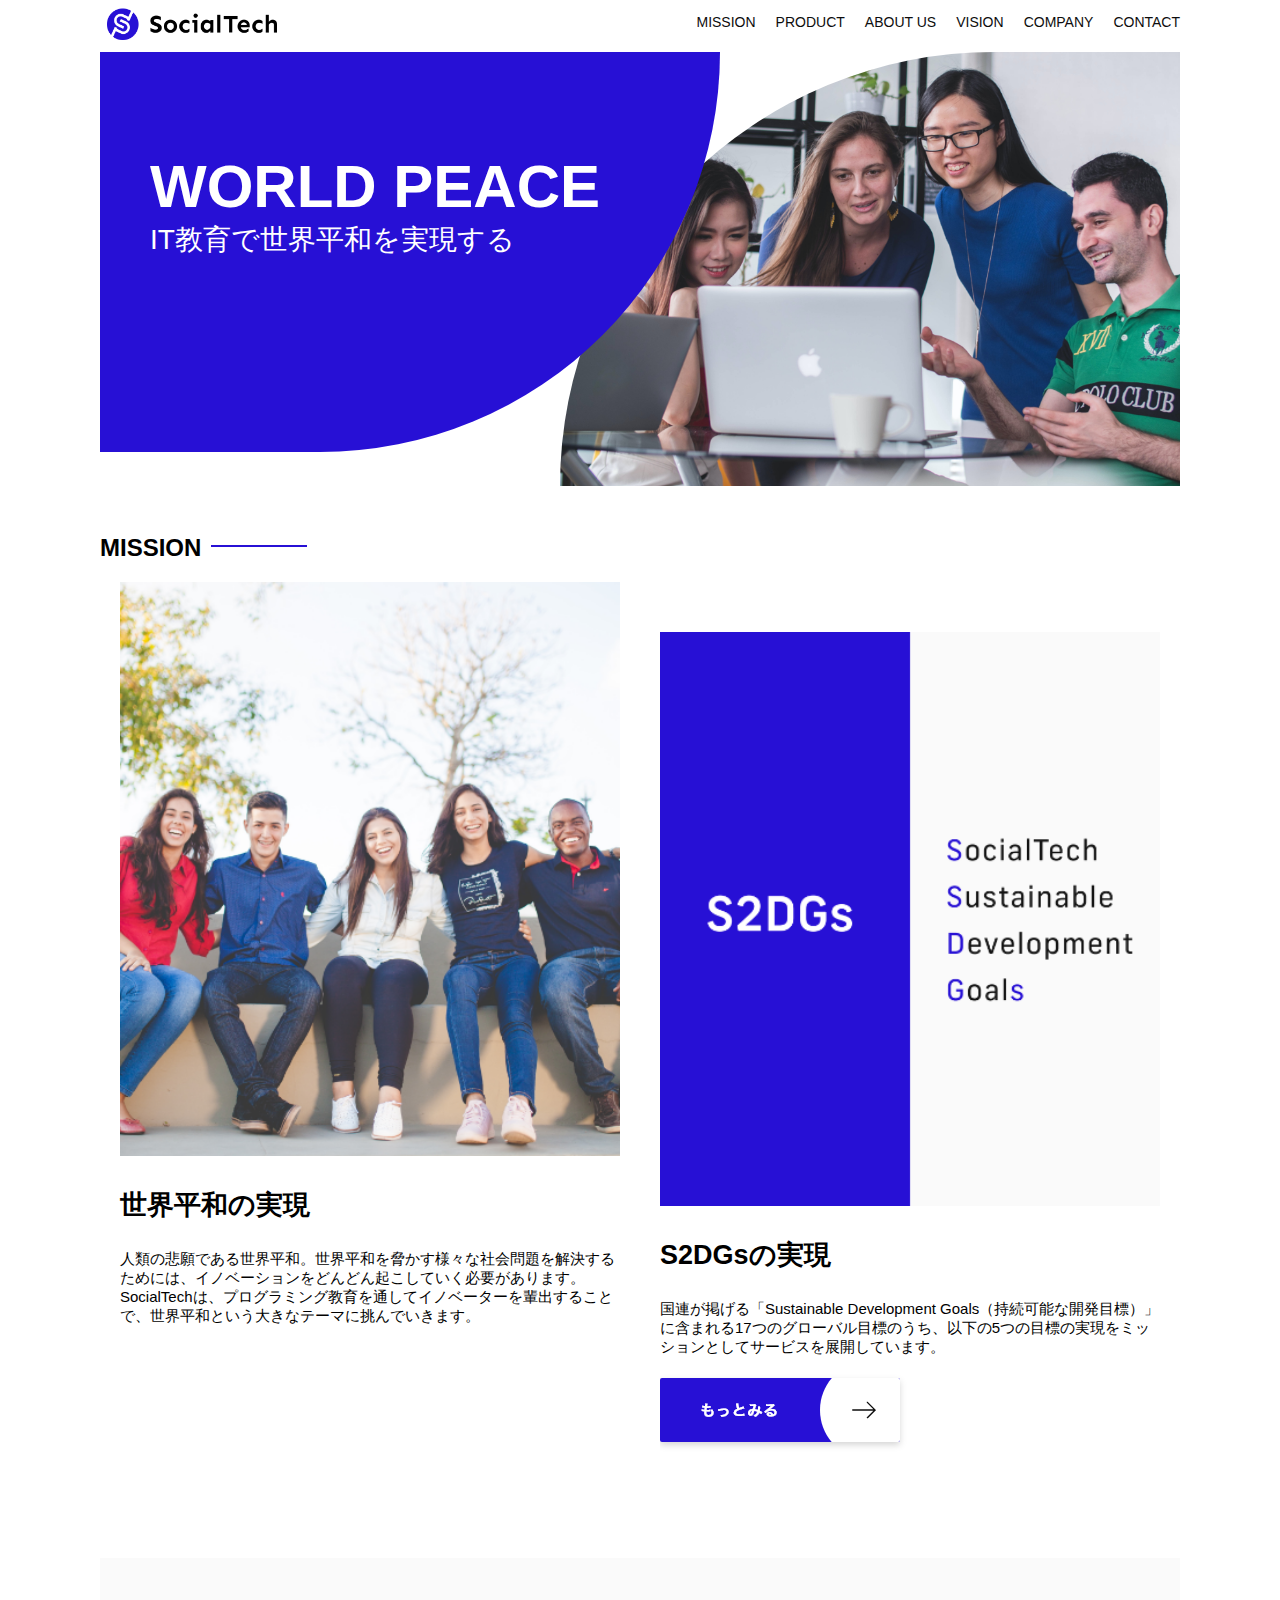
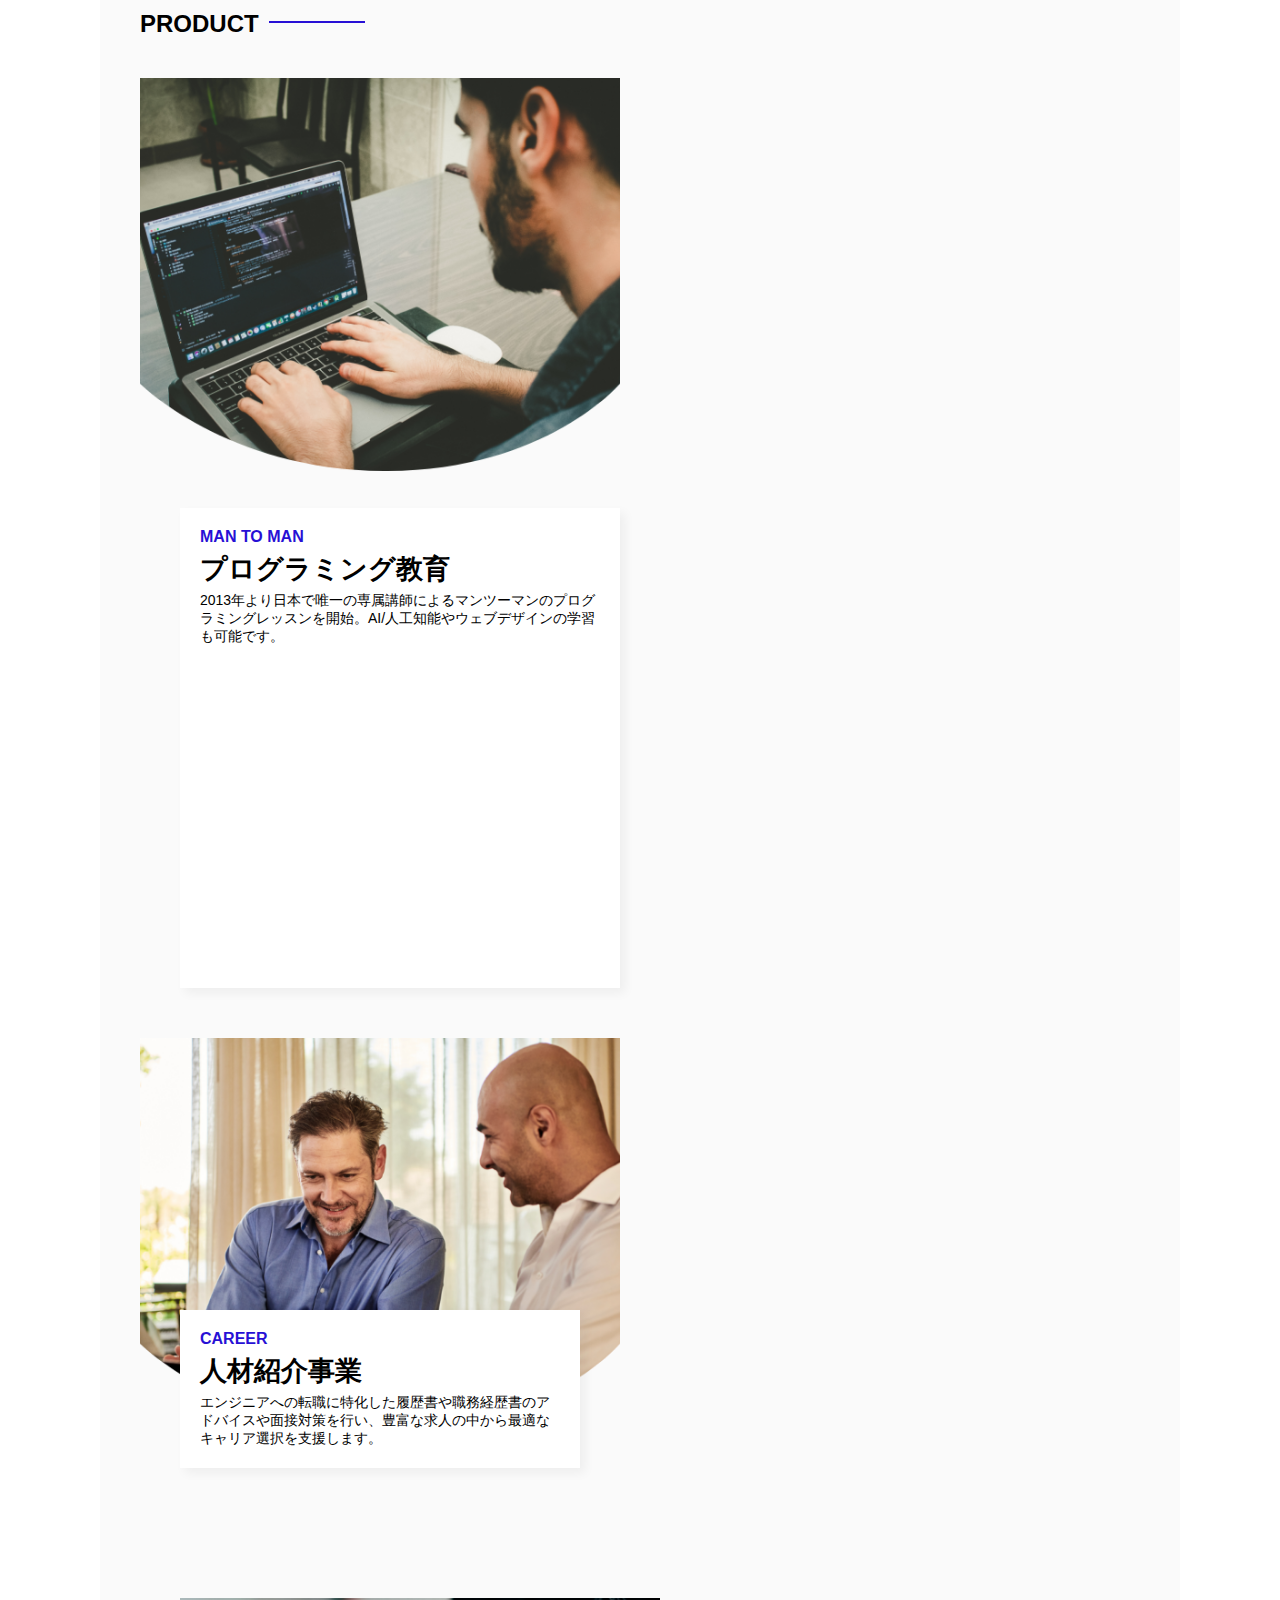
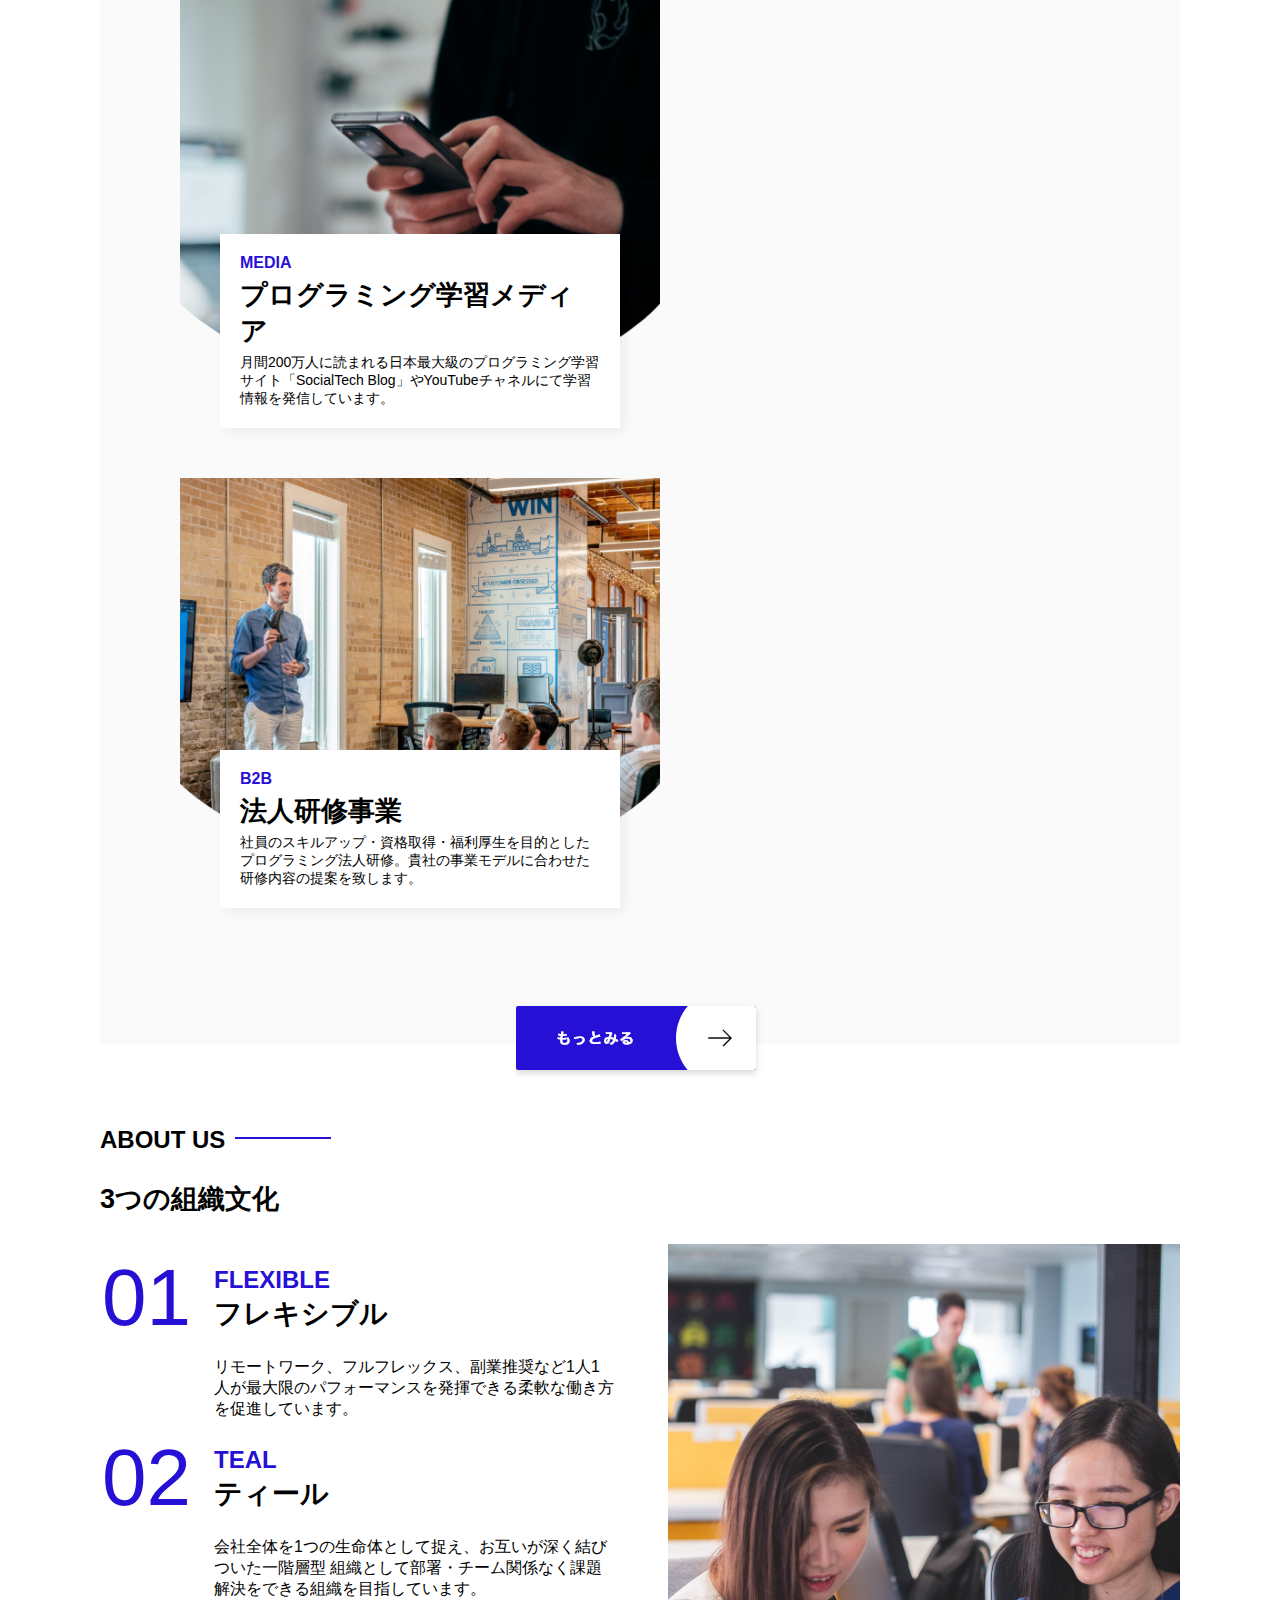
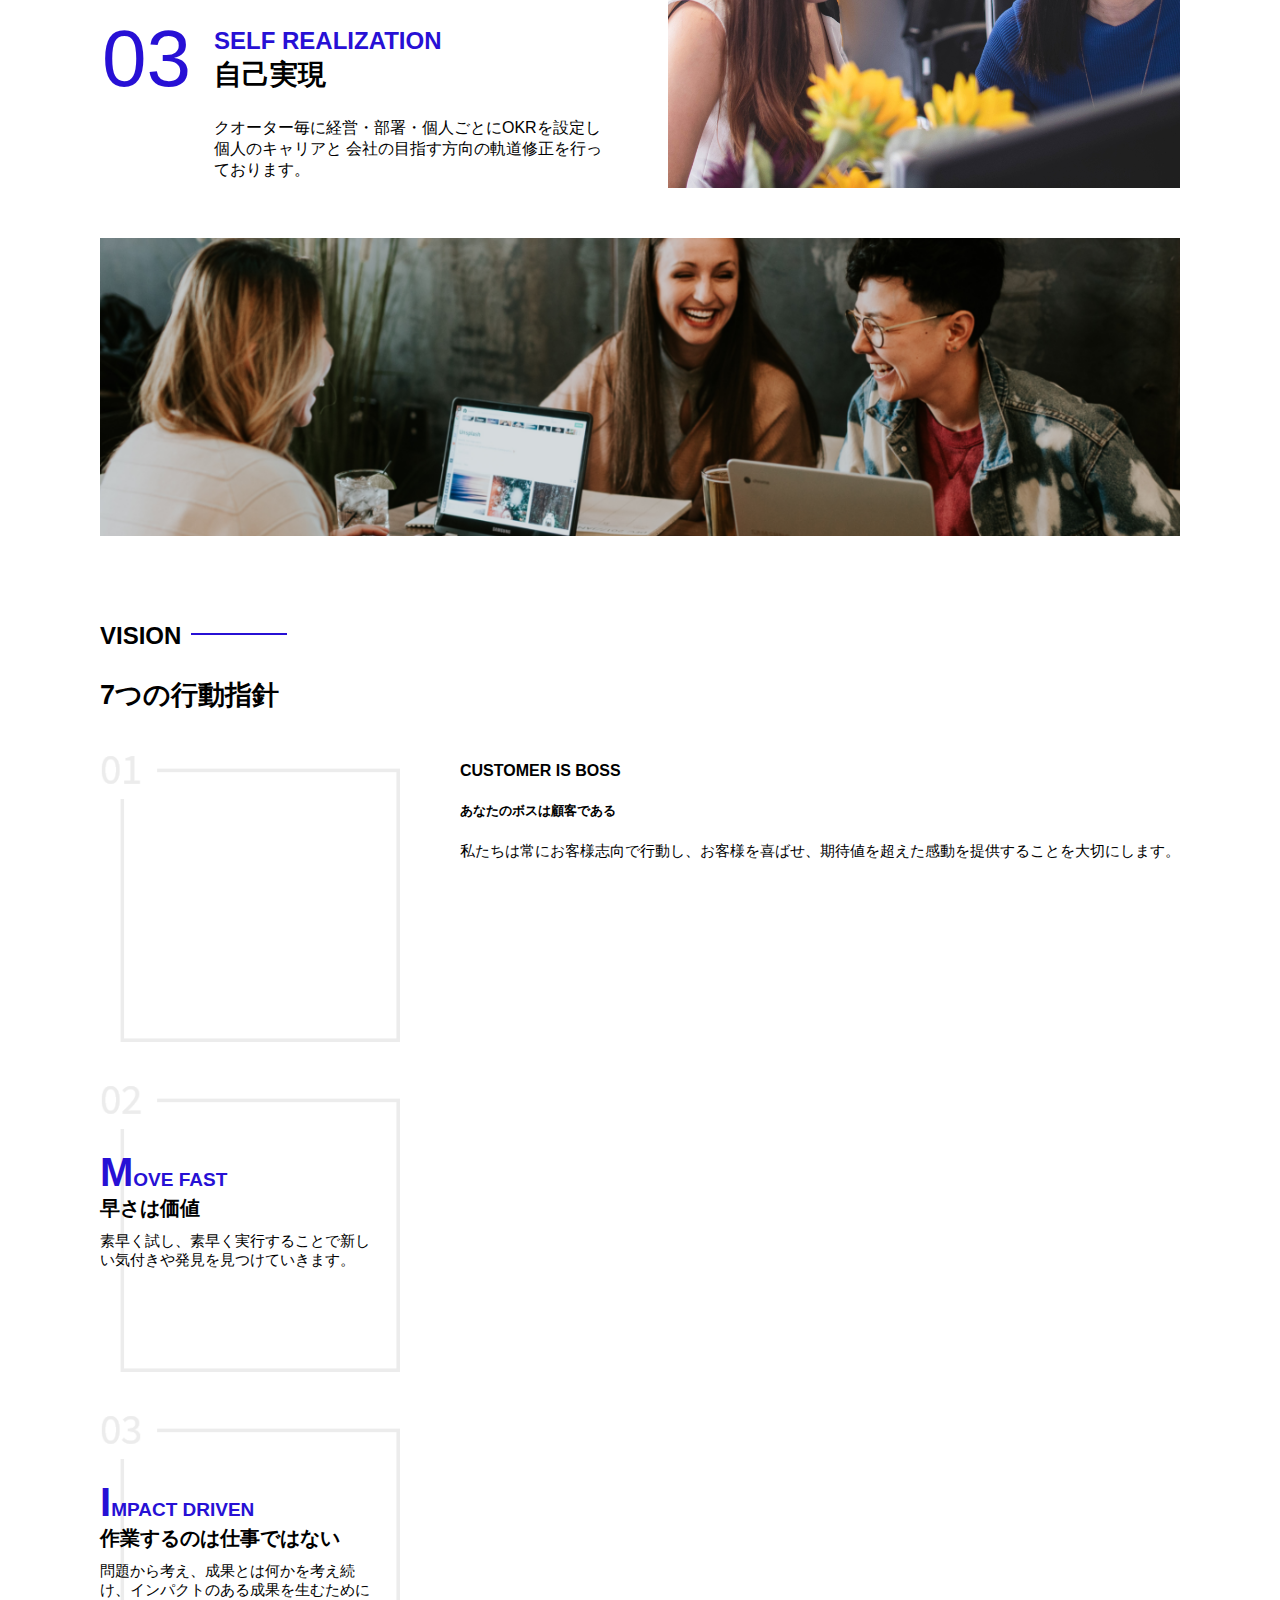
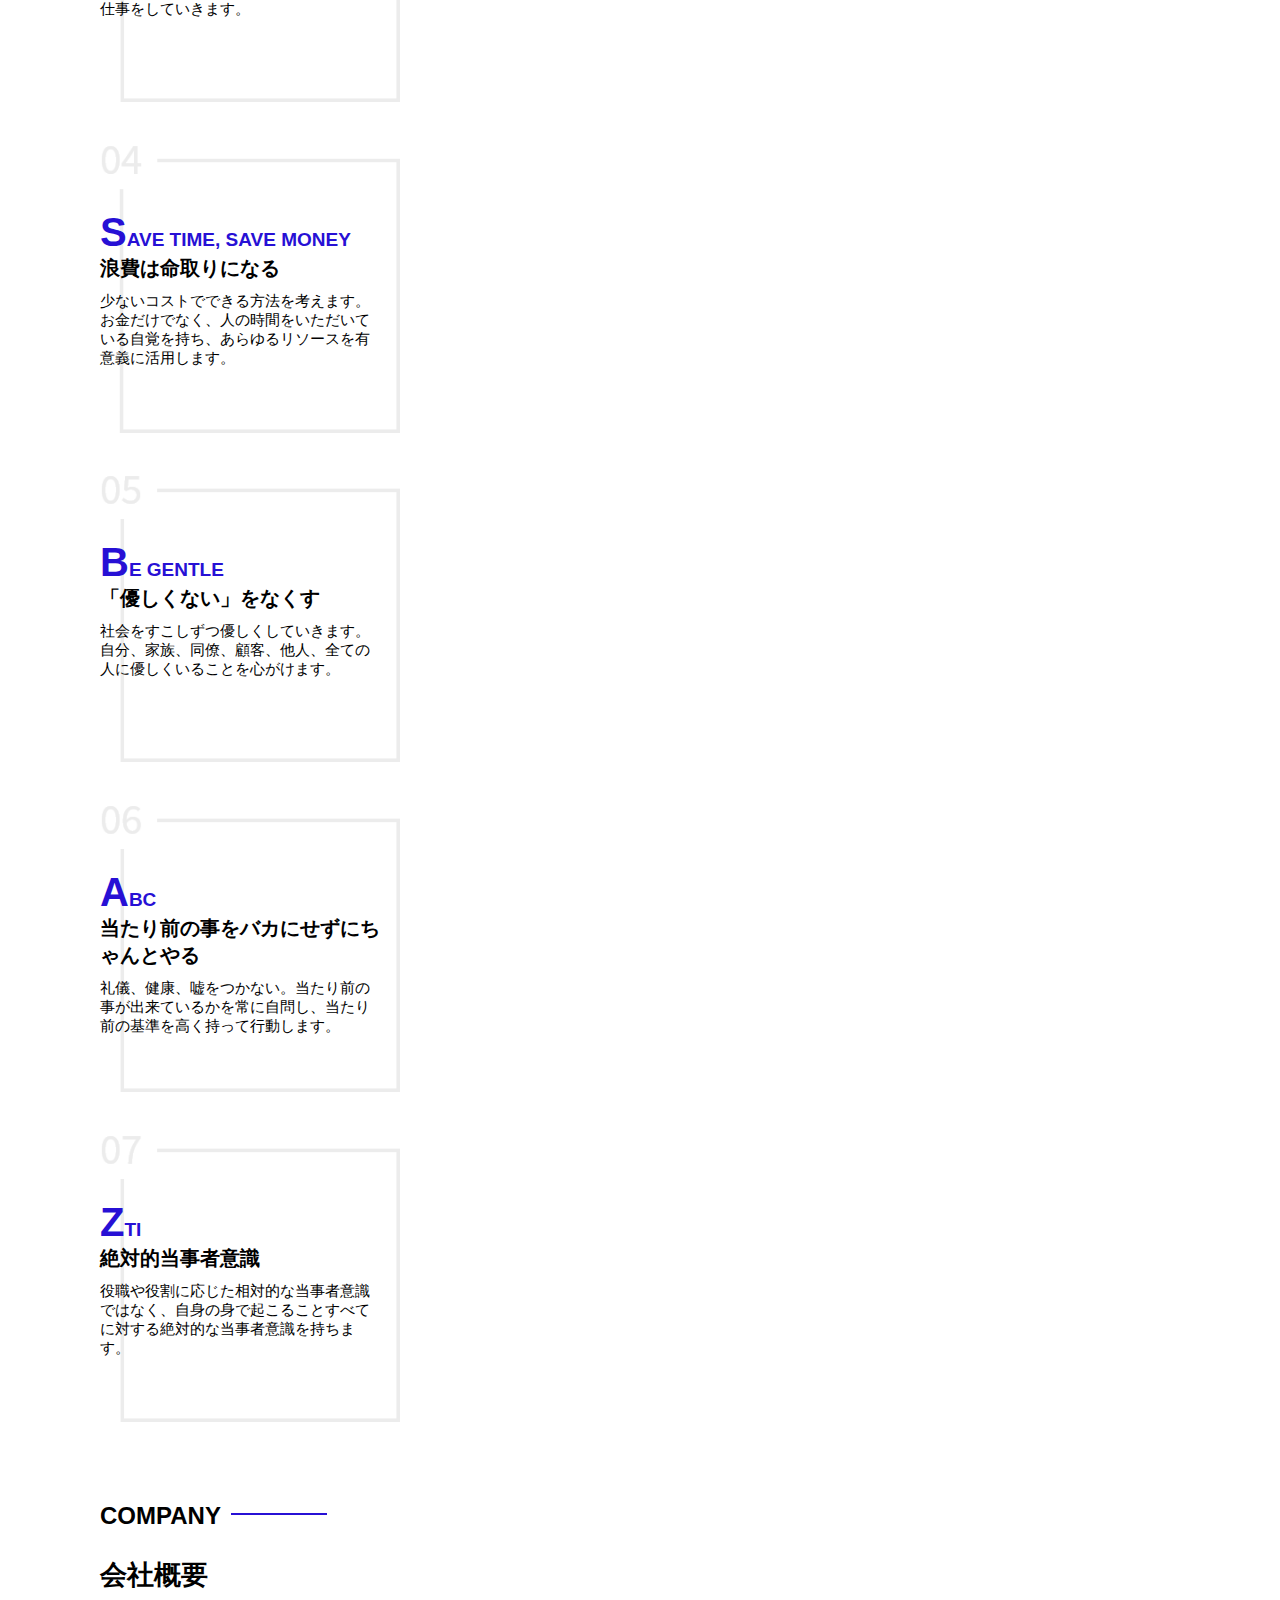
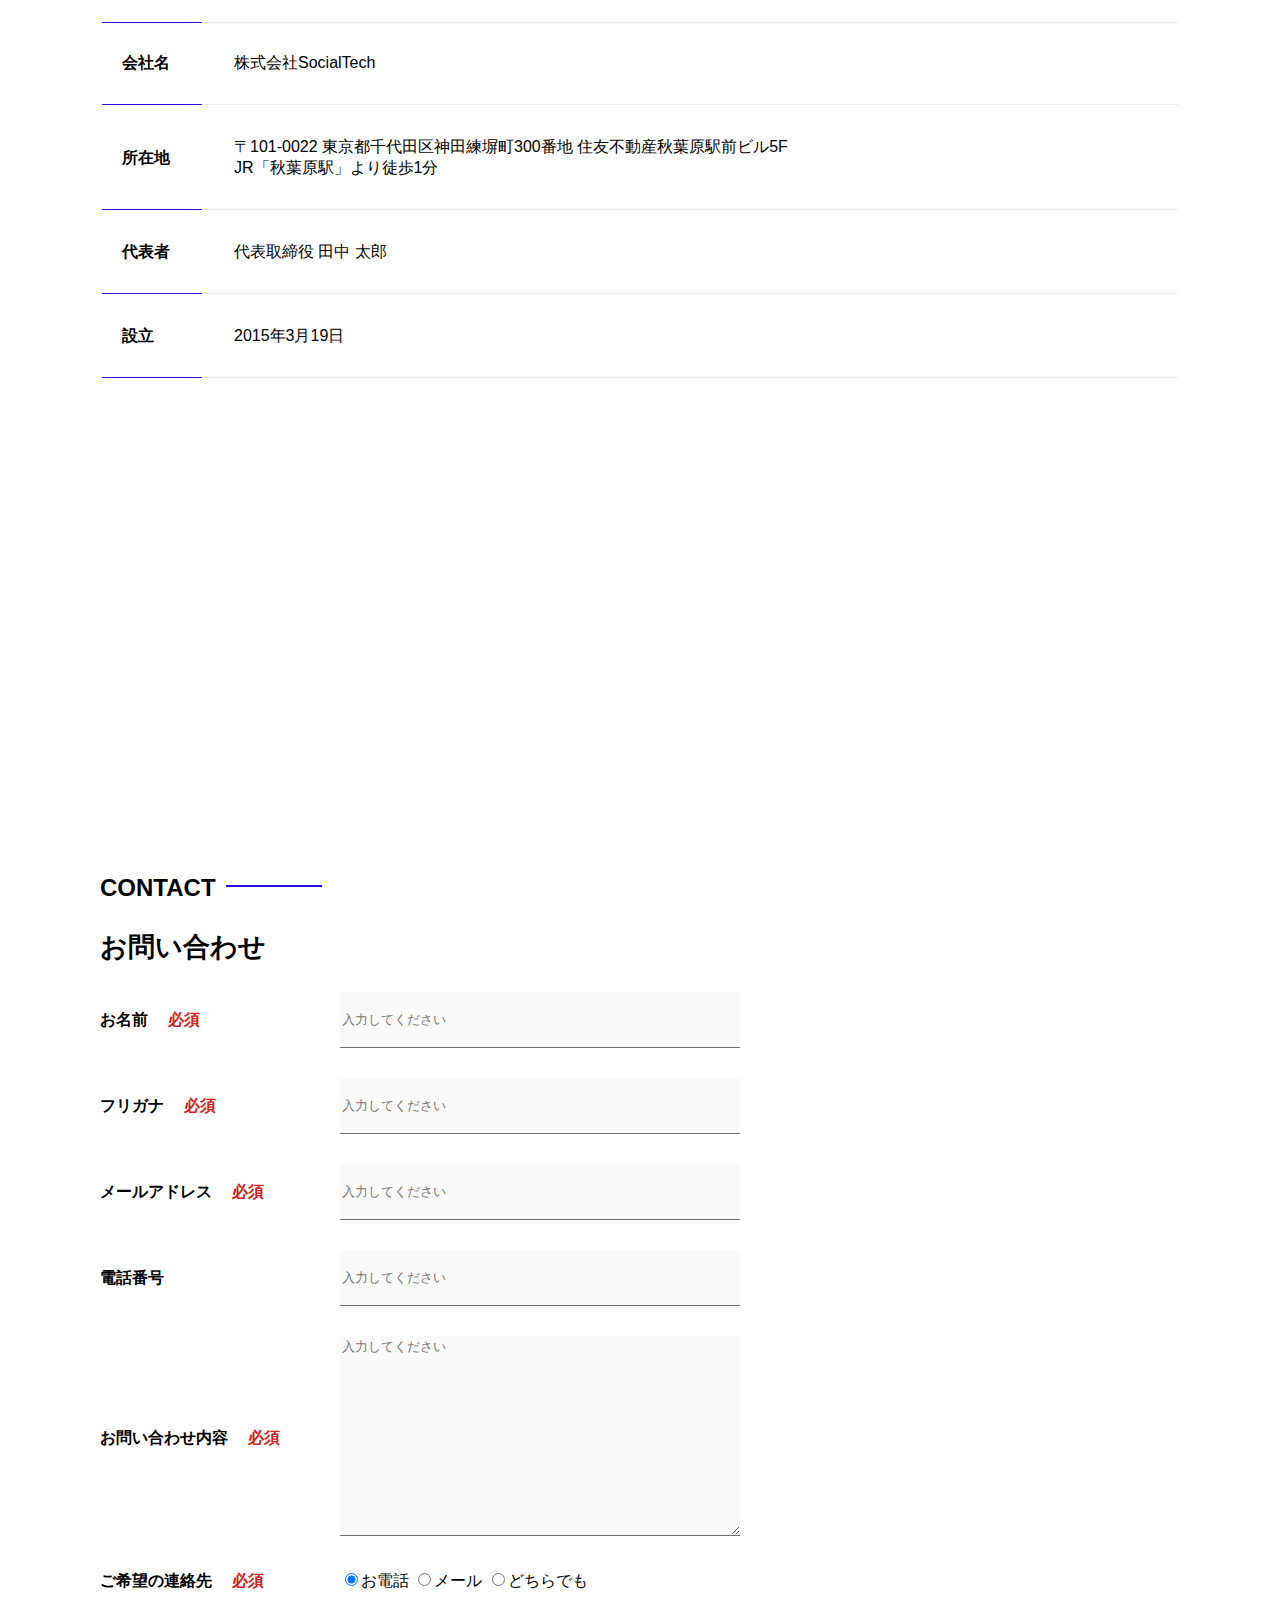
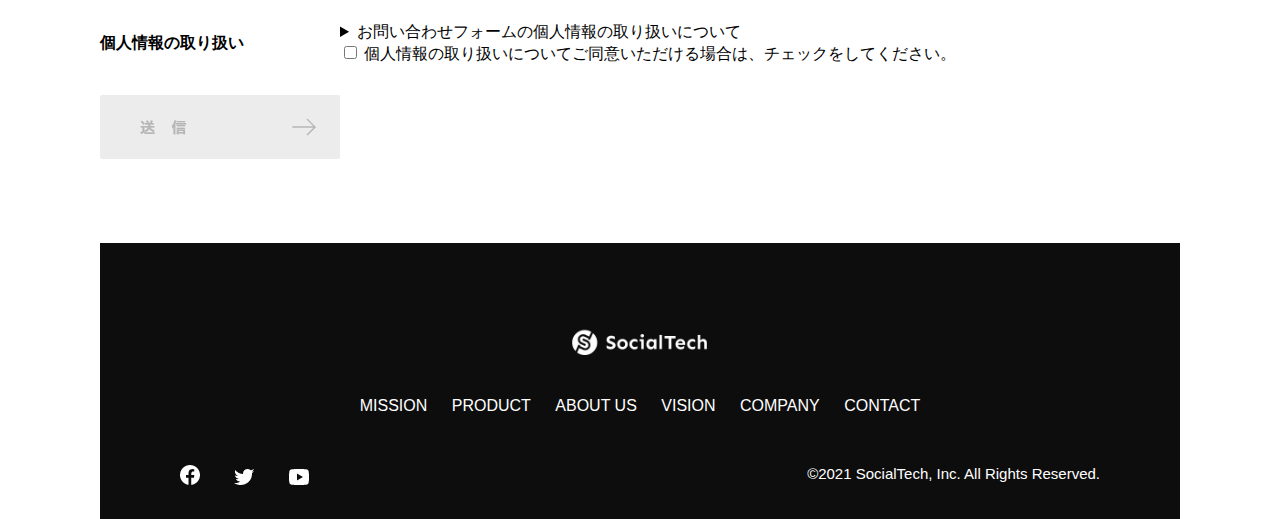
<file: docs/index.html>
<!DOCTYPE html>
<html>
  <head>
    <title>SocialTech</title>
    <meta charset="UTF-8">
    <meta name="description" content="SocialTechはEdTech業界のリーディングカンパニーを目指します。">
    <meta name="viewport" content="width=device-width, initial-scale=1.0">
    <link rel="stylesheet" href="style.css">
  </head>
  <body>
    <!-- ヘッダー -->
    <header>
      <!-- ロゴ -->
      <a href="index.html" id="logo">
        <img src="images/logo.png" alt="トップページに戻る">
      </a>

      <!-- PC用ナビゲーション -->
      <nav id="nav-pc">
        <ul>
          <li><a href="mission.html">MISSION</a></li>
          <li><a href="product.html">PRODUCT</a></li>
          <li><a href="index.html#aboutus">ABOUT US</a></li>
          <li><a href="index.html#vision">VISION</a></li>
          <li><a href="index.html#company">COMPANY</a></li>
          <li><a href="index.html#contact">CONTACT</a></li>
        </ul>
      </nav>
      <!-- スマホ用ナビゲーション -->
      <div id="nav-sp" style="display:none;">
        <nav>
          <ul>
            <li>
              <a id="logo-sp" href="index.html" onclick="document.getElementById('nav-sp').style.display = 'none'">
                <img src="images/logo-sp.png" alt="トップページに戻る">
              </a>
            </li>
            <li><a class="menu" href="mission.html" onclick="document.getElementById('nav-sp').style.display = 'none'">MISSION</a></li>
            <li><a class="menu" href="product.html" onclick="document.getElementById('nav-sp').style.display = 'none'">PRODUCT</a></li>
            <li><a class="menu" href="index.html#aboutus" onclick="document.getElementById('nav-sp').style.display = 'none'">ABOUT US</a></li>
            <li><a class="menu" href="index.html#vision" onclick="document.getElementById('nav-sp').style.display = 'none'">VISION</a></li>
            <li><a class="menu" href="index.html#company" onclick="document.getElementById('nav-sp').style.display = 'none'">COMPANY</a></li>
            <li><a class="menu" href="index.html#contact" onclick="document.getElementById('nav-sp').style.display = 'none'">CONTACT</a></li>
          </ul>
        </nav>
        <div id="sns">
          <a href="https://www.facebook.com/sejuku2013">
            <img src="images/button-facebook.png" alt="Facebookのリンク">
          </a>
          <a href="https://twitter.com/samuraijuku">
            <img src="images/button-twitter.png" alt="Twitterのリンク">
          </a>
          <a href="https://www.youtube.com/channel/UCCFOQO5aDK0xXam4cUQXT8g">
            <img src="images/button-youtube.png" alt="YouTubeのリンク">
          </a>
        </div>
      </div>

    </header>

    <main>
      <article>
        <!-- メインビジュアル -->
        <section id="main-visual">
          <div id="main-message">
            <h1>WORLD PEACE</h1>
            <p>IT教育で世界平和を実現する</p>
          </div>
          <img src="images/index/index-main.png" alt="PCの周りに集まる多国籍の仲間たち">   
        </section>
        <!--ミッション-->
        <section id="mission">
          <h2 class="index-h2">MISSION</h2>        
          <div id="mission-flex">
            <div>
              <img id="mission-photo" src="images/index/index-mission.png" alt="屋外のベンチで写真を撮影する多国籍の仲間たち">
              <h3>世界平和の実現</h3>
              <p>
                人類の悲願である世界平和。世界平和を脅かす様々な社会問題を解決するためには、イノベーションをどんどん起こしていく必要があります。SocialTechは、プログラミング教育を通してイノベーターを輩出することで、世界平和という大きなテーマに挑んでいきます。
              </p>           
            </div>
            <div>
              <img id="s2dgs" src="images/index/s2dgs.png" alt="S2DGs">
              <h3>S2DGsの実現</h3>
              <p>国連が掲げる「Sustainable Development Goals（持続可能な開発目標）」に含まれる17つのグローバル目標のうち、以下の5つの目標の実現をミッションとしてサービスを展開しています。</p>
              <a href="mission.html">
                <img src="images/button-more.png" alt="もっとみる">
              </a>           
            </div>
          </div>
        </section> 
      </article>
      <!-- プロダクト -->
      <section id="product">
        <h2 class="index-h2">PRODUCT</h2>
        <div class="product-flex">
          <div id="product-left">
            <div>
              <img class="product-photo" src="images/index/index-mantoman.png" alt="PCでコードを書く男性">
            </div>
            <div class="product-explain">
              <span>MAN TO MAN</span>
              <h3>プログラミング教育</h3>
              <p>2013年より日本で唯一の専属講師によるマンツーマンのプログラミングレッスンを開始。AI/人工知能やウェブデザインの学習も可能です。</p>
            </div>
            <div>
              <img class="product-photo" src="images/index/index-career.png" alt="笑顔で話し合う2人の男性">
              <div class="product-explain">
                <span>CAREER</span>
                <h3>人材紹介事業</h3>
                <p>エンジニアへの転職に特化した履歴書や職務経歴書のアドバイスや面接対策を行い、豊富な求人の中から最適なキャリア選択を支援します。</p>
              </div>
            </div>
          </div>           
        </div>
        <div id="product-right">
          <div>
            <img class="product-photo" src="images/index/index-media.png" alt="スマートフォンを操作する人">
            <div class="product-explain">
              <span>MEDIA</span>
              <h3>プログラミング学習メディア</h3>
              <p>月間200万人に読まれる日本最大級のプログラミング学習サイト「SocialTech Blog」やYouTubeチャネルにて学習情報を発信しています。</p>
            </div>
          </div>
          <div>
            <img class="product-photo" src="images/index/index-b2b.png" alt="講演中の男性とそれを聴く人々">
            <div class="product-explain">
              <span>B2B</span>
              <h3>法人研修事業</h3>
              <p>社員のスキルアップ・資格取得・福利厚生を目的としたプログラミング法人研修。貴社の事業モデルに合わせた研修内容の提案を致します。</p>
            </div>
          </div>
        </div>
        <div id="product-more">
          <a href="product.html">
            <img src="images/button-more.png" alt="もっとみる">
          </a>           
        </div>
      </section> 

      <!-- ABOUT US -->
      <section id="aboutus">
        <h2 class="index-h2">ABOUT US</h2>
        <h3>3つの組織文化</h3>
        <div>
          <table class="culture-table">
            <tr>
              <td class="culture-num">01</td>
              <th><span class="culture-en">FLEXIBLE</span><br>フレキシブル</th>
            </tr>
            <tr>
              <td>
                <!--空のセル-->
              </td>
              <td class="culture-description">リモートワーク、フルフレックス、副業推奨など1人1人が最大限のパフォーマンスを発揮できる柔軟な働き方を促進しています。</td>
            </tr>
            <tr>
              <td class="culture-num">02</td>
              <th><span class="culture-en">TEAL</span><br>ティール</th>
            </tr>
            <tr>
              <td>
                <!--空のセル-->
              </td>
              <td class="culture-description">会社全体を1つの生命体として捉え、お互いが深く結びついた一階層型 組織として部署・チーム関係なく課題解決をできる組織を目指しています。</td>
            </tr>
            <tr>
              <td class="culture-num">03</td>
              <th><span class="culture-en">SELF REALIZATION</span><br>自己実現</th>
            </tr>
            <tr>
              <td>
                <!--空のセル-->
              </td>
              <td class="culture-description">クオーター毎に経営・部署・個人ごとにOKRを設定し個人のキャリアと 会社の目指す方向の軌道修正を行っております。</td>
            </tr>
          </table>
          <img class="culture-img" src="images/index/index-aboutus1.png" alt="笑顔で話し合う2人の女性">          
        </div>
        <img class="culture-img2" src="images/index/index-aboutus2.png" alt="笑顔で話し合う3人の男女">       
      </section>
      <!-- VISION -->
      <section id="vision">
        <h2 class="index-h2">VISION</h2>
        <h3>7つの行動指針</h3>
        <div>
          <div class="vision-box">
            <img src="images/index/vision-01.png" alt="01">
          </div>
          <div>
            <h4>CUSTOMER IS BOSS</h4>
            <h5>あなたのボスは顧客である</h5>
            <p>私たちは常にお客様志向で行動し、お客様を喜ばせ、期待値を超えた感動を提供することを大切にします。</p>
          </div>
        </div>
        <div class="vision-box">
          <img src="images/index/vision-02.png" alt="02">
          <div>
            <h4>MOVE FAST</h4>
            <h5>早さは価値</h5>
            <p>素早く試し、素早く実行することで新しい気付きや発見を見つけていきます。</p>
          </div>
        </div>
        <div class="vision-box">
          <img src="images/index/vision-03.png" alt="03">
          <div>
            <h4>IMPACT DRIVEN</h4>
            <h5>作業するのは仕事ではない</h5>
            <p>問題から考え、成果とは何かを考え続け、インパクトのある成果を生むために仕事をしていきます。</p>
          </div>
        </div>
        <div class="vision-box">
          <img src="images/index/vision-04.png" alt="04">
          <div>
            <h4>SAVE TIME, SAVE MONEY</h4>
            <h5>浪費は命取りになる</h5>
            <p>少ないコストでできる方法を考えます。お金だけでなく、人の時間をいただいている自覚を持ち、あらゆるリソースを有意義に活用します。</p>
          </div>
        </div>
        <div class="vision-box">
          <img src="images/index/vision-05.png" alt="05">
          <div>
            <h4>BE GENTLE</h4>
            <h5>「優しくない」をなくす</h5>
            <p>社会をすこしずつ優しくしていきます。自分、家族、同僚、顧客、他人、全ての人に優しくいることを心がけます。</p>
          </div>
        </div>
        <div class="vision-box">
          <img src="images/index/vision-06.png" alt="06">
          <div>
            <h4>ABC</h4>
            <h5>当たり前の事をバカにせずにちゃんとやる</h5>
            <p>礼儀、健康、嘘をつかない。当たり前の事が出来ているかを常に自問し、当たり前の基準を高く持って行動します。</p>
          </div>
        </div>
        <div class="vision-box">
          <img src="images/index/vision-07.png" alt="07">
          <div>
            <h4>ZTI</h4>
            <h5>絶対的当事者意識</h5>
            <p>役職や役割に応じた相対的な当事者意識ではなく、自身の身で起こることすべてに対する絶対的な当事者意識を持ちます。</p>
          </div>
        </div>                       
      </section> 
      <!-- COMPANY -->
      <section id="company">
        <h2 class="index-h2">COMPANY</h2>
        <h3>会社概要</h3>
          <table id="company-table">
            <tr>
              <th class="tableheader tableheader-first">会社名</th>
              <td class="cell cell-first">株式会社SocialTech</td>
            </tr>
            <tr>
              <th class="tableheader">所在地</th>
              <td class="cell">〒101-0022 東京都千代田区神田練塀町300番地 住友不動産秋葉原駅前ビル5F<br>JR「秋葉原駅」より徒歩1分</td>
            </tr>
            <tr>
              <th class="tableheader">代表者</th>
              <td class="cell">代表取締役 田中 太郎</td>
            </tr>
            <tr>
              <th class="tableheader">設立</th>
              <td class="cell">2015年3月19日</td>
            </tr>
          </table>
        <iframe 
          src="https://www.google.com/maps/embed?pb=!1m18!1m12!1m3!1d3240.0688551336807!2d139.7720776771055!3d35.69992317258124!2m3!1f0!2f0!3f0!3m2!1i1024!2i768!4f13.1!3m3!1m2!1s0x60188fee13660e23%3A0x77137876edf742ac!2z5L2P5Y-L5LiN5YuV55Sj56eL6JGJ5Y6f6aeF5YmN44OT44Or!5e0!3m2!1sja!2sjp!4v1704858013291!5m2!1sja!2sjp" 
          style="border: 0" allowfullscreen="" loading="lazy">
        </iframe>                 
      </section> 
      <!-- お問い合わせフォーム -->
      <section id="contact">
        <h2 class="index-h2">CONTACT</h2>
        <h3>お問い合わせ</h3>
        <form>
          <div>
            <div class="contact-heading">
              <label class="contact-label">お名前<span class="contact-span">必須</span></label>
            </div>
            <div>
              <input type="text" name="name" placeholder="入力してください" class="contact-textbox">
            </div>
          </div>
          <div>
            <div class="contact-heading">
              <label class="contact-label">フリガナ<span class="contact-span">必須</span></label>
            </div>
            <div>
              <input type="text" name="hurigana" placeholder="入力してください" class="contact-textbox">
            </div>
          </div>
          <div>
            <div class="contact-heading">
              <label class="contact-label">メールアドレス<span class="contact-span">必須</span></label>
            </div>
            <div>
              <input type="text" name="email" placeholder="入力してください" class="contact-textbox">
            </div>
          </div>
          <div>
            <div class="contact-heading">
              <label class="contact-label">電話番号</label>
            </div>
            <div>
              <input type="text" name="tel" placeholder="入力してください" class="contact-textbox">
            </div>
          </div>
          <div>
            <div class="contact-heading">
              <label class="contact-label">お問い合わせ内容<span class="contact-span">必須</span></label>
            </div>
            <div>
              <textarea class="contact-textarea" placeholder="入力してください" name="message"></textarea>
            </div>
          </div>
          <div>
            <div class="contact-heading">
              <label class="contact-label">ご希望の連絡先<span class="contact-span">必須</span></label>
            </div>
            <div>
              <input class="radiobutton" type="radio" value="tel" name="contact" checked><label>お電話</label>
              <input class="radiobutton" type="radio" value="mail" name="contact"><label>メール</label>
              <input class="radiobutton" type="radio" value="both" name="contact"><label>どちらでも</label>
            </div>
          </div>
          <div>
            <div class="contact-heading">
              <label class="contact-label">個人情報の取り扱い</label>
            </div>
            <div>
              <details>
                <summary>お問い合わせフォームの個人情報の取り扱いについて</summary>
                <div>
                  <dl>
                    <dt>１．組織の名称又は氏名</dt>
                    <dd>株式会社SocialTech</dd>
                    <dt>２．個人情報保護管理者（若しくはその代理人）の氏名又は職名、所属及び連絡先</dt>
                    <dd>
                      <p>鈴木 一郎 コーポレート部</p>
                      <p>メールアドレス：samurai@example.com</p>
                      <p>TEL：03-1234-5678</p>
                    </dd>
                    <dt>３．個人情報の利用目的</dt>
                    <dd>
                      <ul>
                        <li>本サービス及び本サービスに関連する情報の提供又はそれらに関する連絡のため</li>
                        <li>ユーザーの本人確認のため</li>
                        <li>当社サービスのご案内のため</li>
                        <li>当社の商品等の広告または宣伝（電子メールによるものを含むものとします。）</li>
                      </ul>
                    </dd>
                    <dt>４．個人情報の取り扱い業務の委託</dt>
                    <dd>個人情報の取扱業務の全部または一部を外部に業務委託する場合があります。その際、弊社は、個人情報を適切に保護できる管理体制を敷き実行していることを条件として委託先を厳選したうえで、機密保持契約を委託先と締結し、お客様の個人情報を厳密に管理させます。</dd>
                    <dt>５．個人情報の開示等の請求</dt>
                    <dd>
                      お客様は、弊社に対してご自身の個人情報の開示等（利用目的の通知、開示、内容の訂正・追加・削除、利用の停止または消去、第三者への提供の停止）に関して、当社問合わせ窓口に申し出ることができます。<br>
                      その際、弊社はお客様ご本人を確認させていただいたうえで、合理的な期間内に対応いたします。<br>
                      なお、個人情報に関する弊社問合わせ先は、次の通りです。
                    </dd>
                    <dd>
                      <p>株式会社SocialTech　個人情報問合せ窓口</p>
                      <p>〒150-0043　東京都千代田区神田練塀町300番地 住友不動産秋葉原駅前ビル5F</p>
                      <p>メールアドレス：samurai@example.com　TEL：03-1234-5678</p>
                    </dd>

                    <dt>６．個人情報を提供されることの任意性について</dt>
                    <dd>お客様がご自身の個人情報を弊社に提供されるか否かは、お客様のご判断によりますが、もしご提供されない場合には、適切なサービスが提供できない場合がありますので予めご了承ください。</dd>
                  </dl>
                </div>
              </details>
              <input type="checkbox" name="agree">
              <span>個人情報の取り扱いについてご同意いただける場合は、チェックをしてください。</span>
            </div>
          </div>
          <input type="image" src="images/button-submit.png" alt="送信する">                                                  
        </form>
      </section>            
    </main>

    <footer>
      <div id="footer-logo">
        <img src="images/logo-sp.png" alt="SocialTech">
      </div>
      <div id="footer-link">
        <a href="mission.html">MISSION</a>
        <a href="product.html">PRODUCT</a>
        <a href="index.html#aboutus">ABOUT US</a>
        <a href="index.html#vision">VISION</a>
        <a href="index.html#company">COMPANY</a>
        <a href="index.html#contact">CONTACT</a>
      </div>
        <div id="sns-footer">
        <div class="sns-btns">
          <a href="https://www.facebook.com/sejuku2013"><img src="images/button-facebook.png" alt="Facebookのリンク"></a>
          <a href="https://twitter.com/samuraijuku"><img src="images/button-twitter.png" alt="Twitterのリンク"></a>
          <a href="https://www.youtube.com/channel/UCCFOQO5aDK0xXam4cUQXT8g"><img src="images/button-youtube.png" alt="YouTubeのリンク"></a>
        </div>
        <p id="copyright">&copy;2021 SocialTech, Inc. All Rights Reserved.</p>
      </div>         
    </footer>
  </body>
</html>
</file>
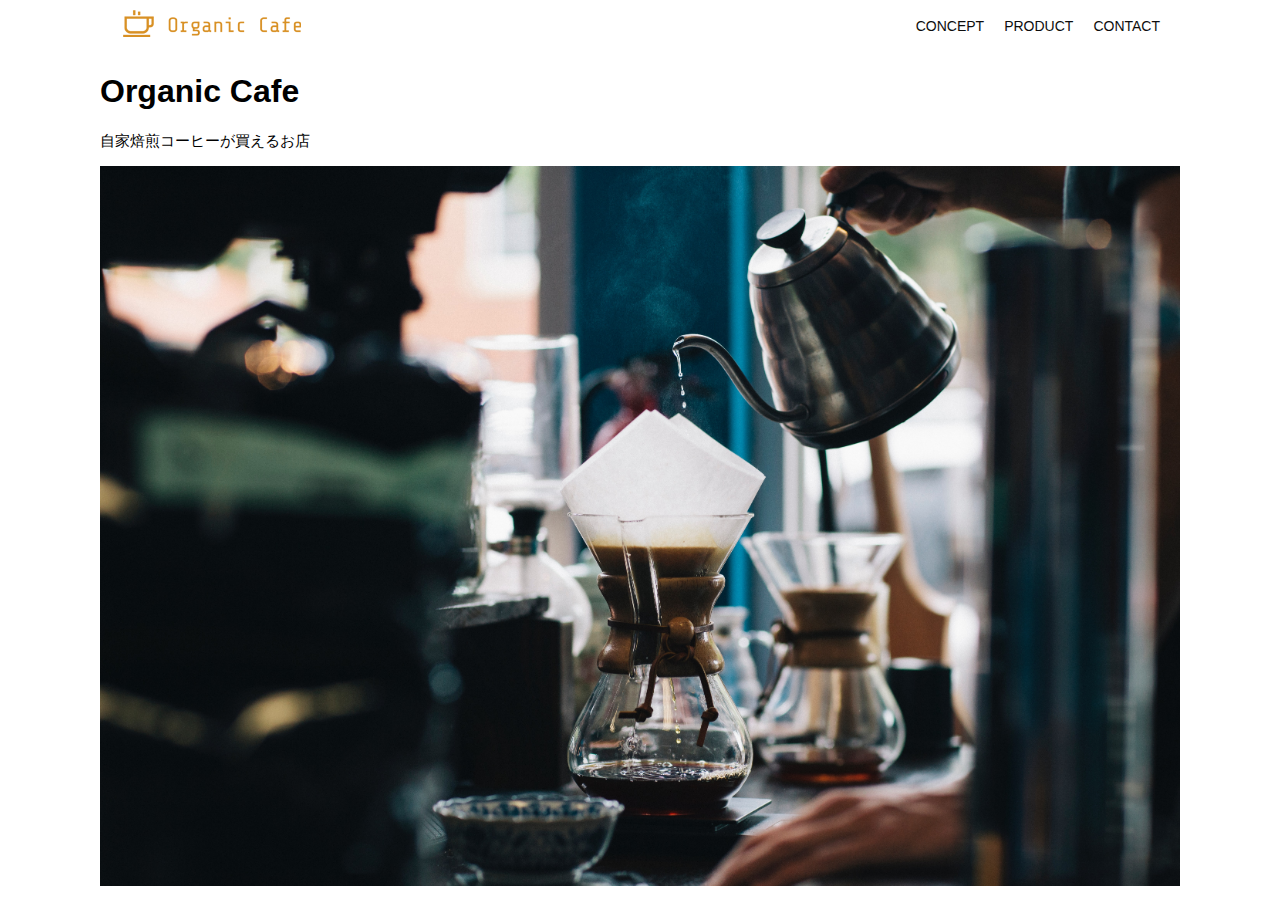
<file: html-css-kadai_013/index.html>
<!DOCTYPE html>
<html>
  <head>
    <title>Organic Cafe</title>
    <meta charset="UTF-8" />
    <meta name="description" content="自家焙煎のコーヒーがお家で楽しめるOrganic Cafe" />
    <meta name="viewport" content="width=device-width, initial-scale=1.0" />
    <link rel="stylesheet" href="style.css" />
  </head>
  <body>
    <!-- ヘッダー -->
    <header>
      <!-- ロゴ -->
      <a href="index.html" id="logo"><img src="images/logo.png" alt="トップページに戻る" /></a>

      <!-- PC用ナビゲーション -->
      <nav id="nav-pc">
        <a href="index.html#concept">CONCEPT</a>
        <a href="index.html#product">PRODUCT</a>
        <a href="index.html#contact">CONTACT</a>
      </nav>

      <!-- スマホ用メニューボタン -->
      <img id="menu-sp" src="images/button-menu.png" alt="ナビゲーションを開く" onclick="document.getElementById('nav-sp').style.display = 'block'" />

      <!-- スマホ用ナビゲーション -->
      <nav id="nav-sp">
        <img id="close" src="images/button-close.png" alt="ナビゲーションを閉じる" onclick="document.getElementById('nav-sp').style.display = 'none'" />
        <a id="logo-sp" href="index.html" onclick="document.getElementById('nav-sp').style.display = 'none'"><img src="images/logo-sp.png" alt="トップページに戻る" /></a>
        <a class="menu" href="index.html#concept" onclick="document.getElementById('nav-sp').style.display = 'none'">CONCEPT</a>
        <a class="menu" href="index.html#product" onclick="document.getElementById('nav-sp').style.display = 'none'">PRODUCT</a>
        <a class="menu" href="index.html#contact" onclick="document.getElementById('nav-sp').style.display = 'none'">CONTACT</a>
      </nav>
    </header>

    <main>
      <article>
        <!-- メインビジュアル -->
        <section id="main-visual">
          <div id="main-message">
            <h1>Organic Cafe</h1>
            <p>自家焙煎コーヒーが買えるお店</p>
          </div>
          <img src="images/main-image.jpg" alt="コーヒーをハンドドリップで淹れる画像" />
        </section>
      </article>
    </main>
  </body>
</html>
</file>
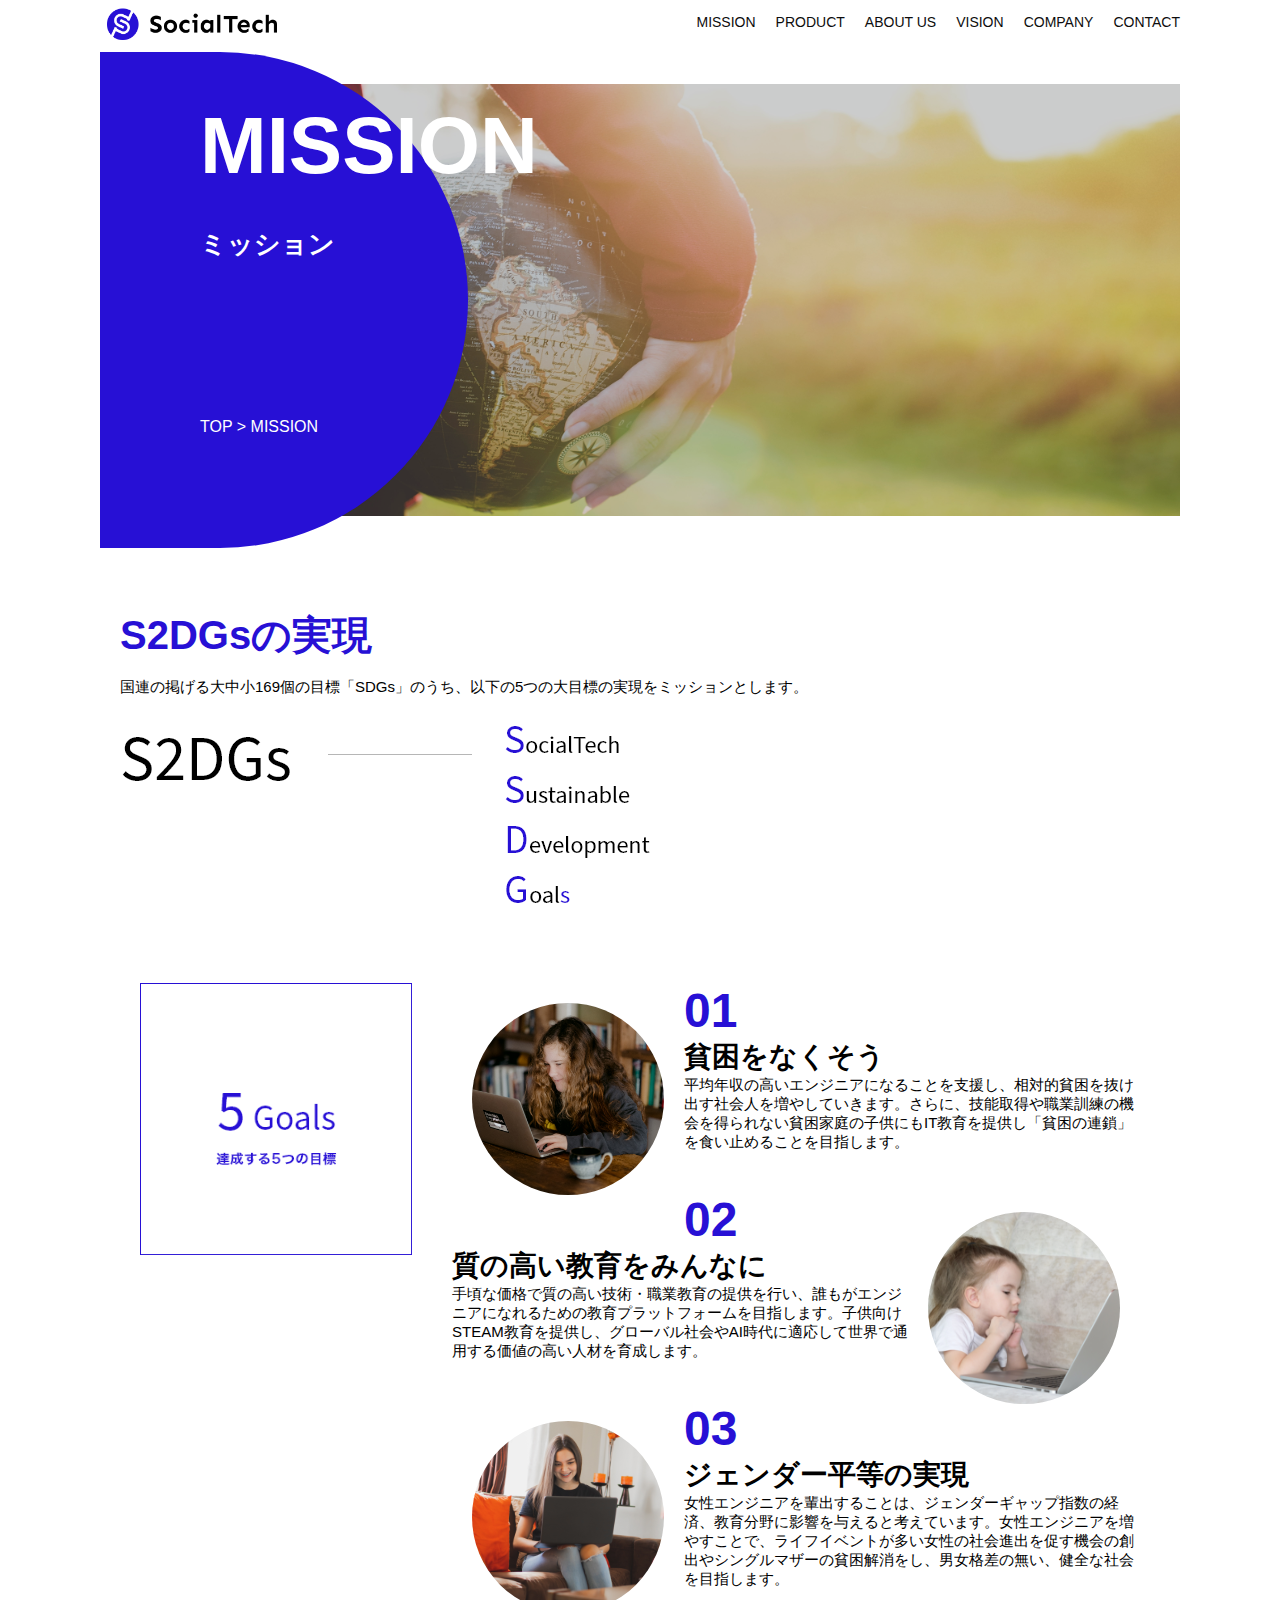
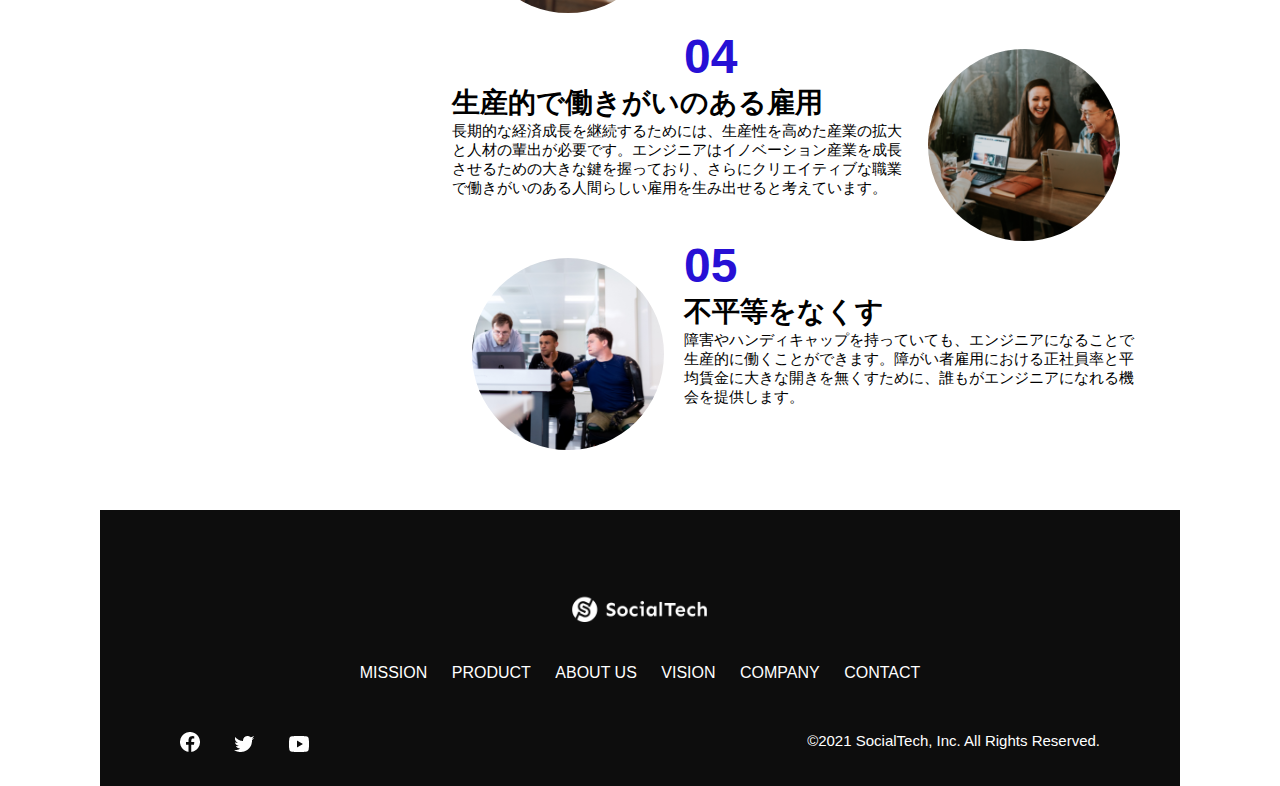
<file: docs/mission.html>
<!DOCTYPE html>
<html>
  <head>
    <title></title>
    <title>SocialTech - MISSION ミッション -</title>   
    <meta charset="utf-8">
    <meta name="description" content="">
    <meta name="description" content="SocialTechが目指す5つの目標（S2DGs）を紹介します">
    <meta name="viewport" content="width=device-width, initial-scale=1.0">
    <link rel="stylesheet" href="style.css">
  </head>

  <body>
    <!-- ヘッダー -->
    <header>
      <!-- ロゴ -->
      <a href="index.html" id="logo">
        <img src="images/logo.png" alt="トップページに戻る">
      </a>

      <!-- PC用ナビゲーション -->
      <nav id="nav-pc">
        <ul>
          <li><a href="mission.html">MISSION</a></li>
          <li><a href="product.html">PRODUCT</a></li>
          <li><a href="index.html#aboutus">ABOUT US</a></li>
          <li><a href="index.html#vision">VISION</a></li>
          <li><a href="index.html#company">COMPANY</a></li>
          <li><a href="index.html#contact">CONTACT</a></li>
        </ul>
      </nav>

      <!-- スマホ用メニューボタン -->
      <button id="menu-sp" onclick="document.getElementById('nav-sp').style.display = 'block'">
        <img src="images/button-menu.png" alt="ナビゲーションを開く">
      </button>

      <!-- スマホ用ナビゲーション -->
      <div id="nav-sp">
        <button id="close" onclick="document.getElementById('nav-sp').style.display = 'none'">
          <img src="images/button-close.png" alt="ナビゲーションを閉じる">
        </button>

        <nav>
          <ul>
            <li>
              <a id="logo-sp" href="index.html" onclick="document.getElementById('nav-sp').style.display = 'none'"><img src="images/logo-sp.png" alt="トップページに戻る"></a>
            </li>
            <li><a class="menu" href="mission.html" onclick="document.getElementById('nav-sp').style.display = 'none'">MISSION</a></li>
            <li><a class="menu" href="product.html" onclick="document.getElementById('nav-sp').style.display = 'none'">PRODUCT</a></li>
            <li><a class="menu" href="index.html#aboutus" onclick="document.getElementById('nav-sp').style.display = 'none'">ABOUT US</a></li>
            <li><a class="menu" href="index.html#vision" onclick="document.getElementById('nav-sp').style.display = 'none'">VISION</a></li>
            <li><a class="menu" href="index.html#company" onclick="document.getElementById('nav-sp').style.display = 'none'">COMPANY</a></li>
            <li><a class="menu" href="index.html#contact" onclick="document.getElementById('nav-sp').style.display = 'none'">CONTACT</a></li>
          </ul>
        </nav>
        <div id="sns">
          <a href="https://www.facebook.com/sejuku2013">
            <img src="images/button-facebook.png" alt="Facebookのリンク">
          </a>
          <a href="https://twitter.com/samuraijuku">
            <img src="images/button-twitter.png" alt="Twitterのリンク">
          </a>
          <a href="https://www.youtube.com/channel/UCCFOQO5aDK0xXam4cUQXT8g">
            <img src="images/button-youtube.png" alt="YouTubeのリンク">
          </a>
        </div>
      </div>
    </header>

    <main>
      <article>
         <section id="mission-main">
           <div class="mission-main-inner">
             <div id="mission-title">
               <h1>MISSION<br><span>ミッション</span></h1>
               <p>TOP > MISSION</p>
             </div>
           </div>
         </section>
         
             <section id="mission-s2dgs">
            <h2 class="mission-h2">S2DGsの実現</h2>
            <p>国連の掲げる大中小169個の目標「SDGs」のうち、以下の5つの大目標の実現をミッションとします。</p>
            <img src="images/mission/mission-s2dgs.png" alt="S2DGs">
          </section>   

             <section id="mission-five-goals">
           <div class="five-goals-image">
             <img src="images/mission/mission-5goals.png" alt="5Goals">
           </div>
               <div class="five-goals-read">
             <div>
               <img class="fivegoals-image-left" src="images/mission/mission-5goals01.png" alt="PCを操作する女の子">
               <span class="fivegoals-number">01</span>
               <h3 class="fivegoals-h3">貧困をなくそう</h3>
               <p class="fivegoals-p">平均年収の高いエンジニアになることを支援し、相対的貧困を抜け出す社会人を増やしていきます。さらに、技能取得や職業訓練の機会を得られない貧困家庭の子供にもIT教育を提供し「貧困の連鎖」を食い止めることを目指します。</p>
             </div>
             <div>
               <img class="fivegoals-image-right" src="images/mission/mission-5goals02.png" alt="PCを見つめる小さい女の子">
               <span class="fivegoals-number">02</span>
               <h3 class="fivegoals-h3">質の高い教育をみんなに</h3>
               <p class="fivegoals-p">手頃な価格で質の高い技術・職業教育の提供を行い、誰もがエンジニアになれるための教育プラットフォームを目指します。子供向けSTEAM教育を提供し、グローバル社会やAI時代に適応して世界で通用する価値の高い人材を育成します。</p>
             </div>
             <div>
               <img class="fivegoals-image-left" src="images/mission/mission-5goals03.png" alt="PCを操作する女性">
               <span class="fivegoals-number">03</span>
               <h3 class="fivegoals-h3">ジェンダー平等の実現</h3>
               <p class="fivegoals-p">女性エンジニアを輩出することは、ジェンダーギャップ指数の経済、教育分野に影響を与えると考えています。女性エンジニアを増やすことで、ライフイベントが多い女性の社会進出を促す機会の創出やシングルマザーの貧困解消をし、男女格差の無い、健全な社会を目指します。</p>
             </div>
             <div>
               <img class="fivegoals-image-right" src="images/mission/mission-5goals04.png" alt="笑顔で話し合う3人の男女">
               <span class="fivegoals-number">04</span>
               <h3 class="fivegoals-h3">生産的で働きがいのある雇用</h3>
               <p class="fivegoals-p">長期的な経済成長を継続するためには、生産性を高めた産業の拡大と人材の輩出が必要です。エンジニアはイノベーション産業を成長させるための大きな鍵を握っており、さらにクリエイティブな職業で働きがいのある人間らしい雇用を生み出せると考えています。</p>
             </div>
             <div>
               <img class="fivegoals-image-left" src="images/mission/mission-5goals05.png" alt="障害を持つ男性が生き生きと働く様子">
               <span class="fivegoals-number">05</span>
               <h3 class="fivegoals-h3">不平等をなくす</h3>
               <p class="fivegoals-p">障害やハンディキャップを持っていても、エンジニアになることで生産的に働くことができます。障がい者雇用における正社員率と平均賃金に大きな開きを無くすために、誰もがエンジニアになれる機会を提供します。</p>
             </div>
           </div>
         </section>
                    
      </article>
    </main>

    <footer>
      <div id="footer-logo">
        <img src="images/logo-sp.png" alt="SocialTech">
      </div>
      <div id="footer-link">
        <a href="mission.html">MISSION</a>
        <a href="product.html">PRODUCT</a>
        <a href="index.html#aboutus">ABOUT US</a>
        <a href="index.html#vision">VISION</a>
        <a href="index.html#company">COMPANY</a>
        <a href="index.html#contact">CONTACT</a>
      </div>
      <div id="sns-footer">
        <div class="sns-btns">
          <a href="https://www.facebook.com/sejuku2013"><img src="images/button-facebook.png" alt="Facebookのリンク"></a>
          <a href="https://twitter.com/samuraijuku"><img src="images/button-twitter.png" alt="Twitterのリンク"></a>
          <a href="https://www.youtube.com/channel/UCCFOQO5aDK0xXam4cUQXT8g"><img src="images/button-youtube.png" alt="YouTubeのリンク"></a>
        </div>
        <p id="copyright">&copy;2021 SocialTech, Inc. All Rights Reserved.</p>
      </div>
    </footer>

  </body>
</html>
</file>
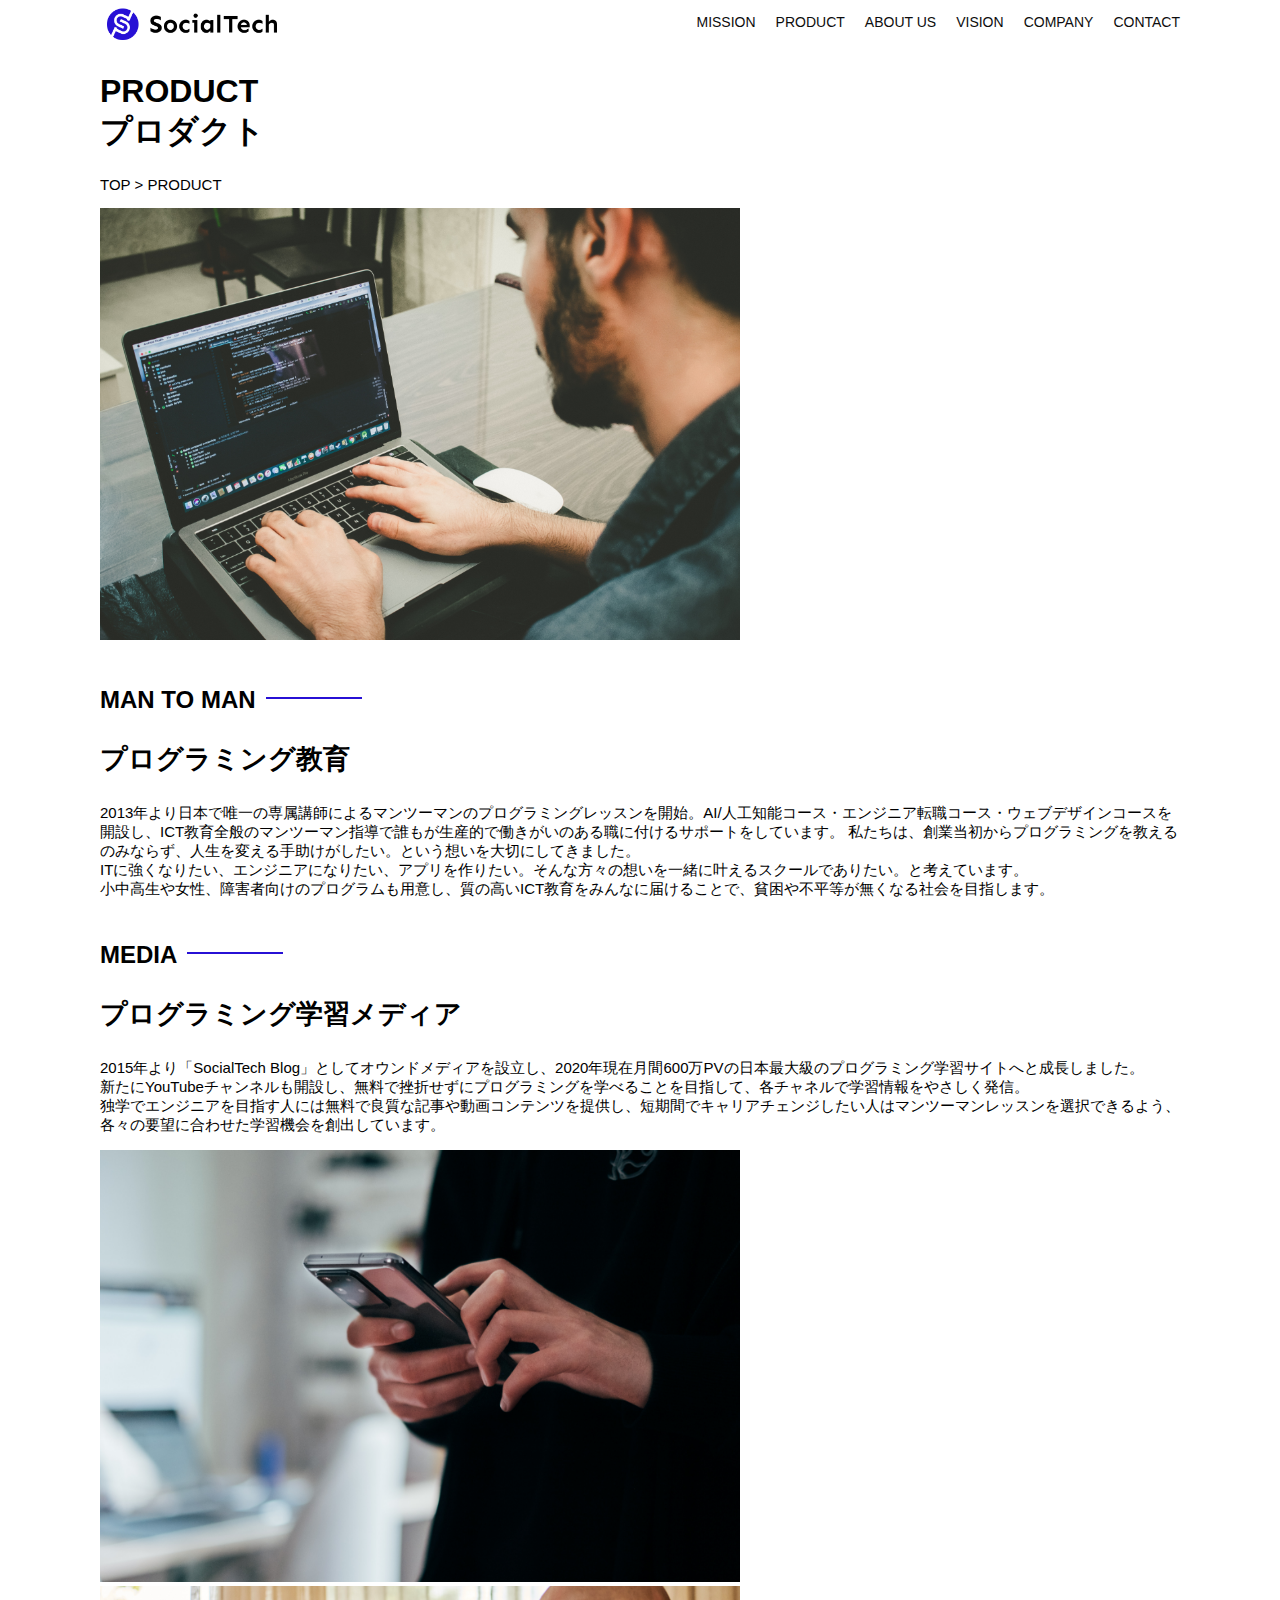
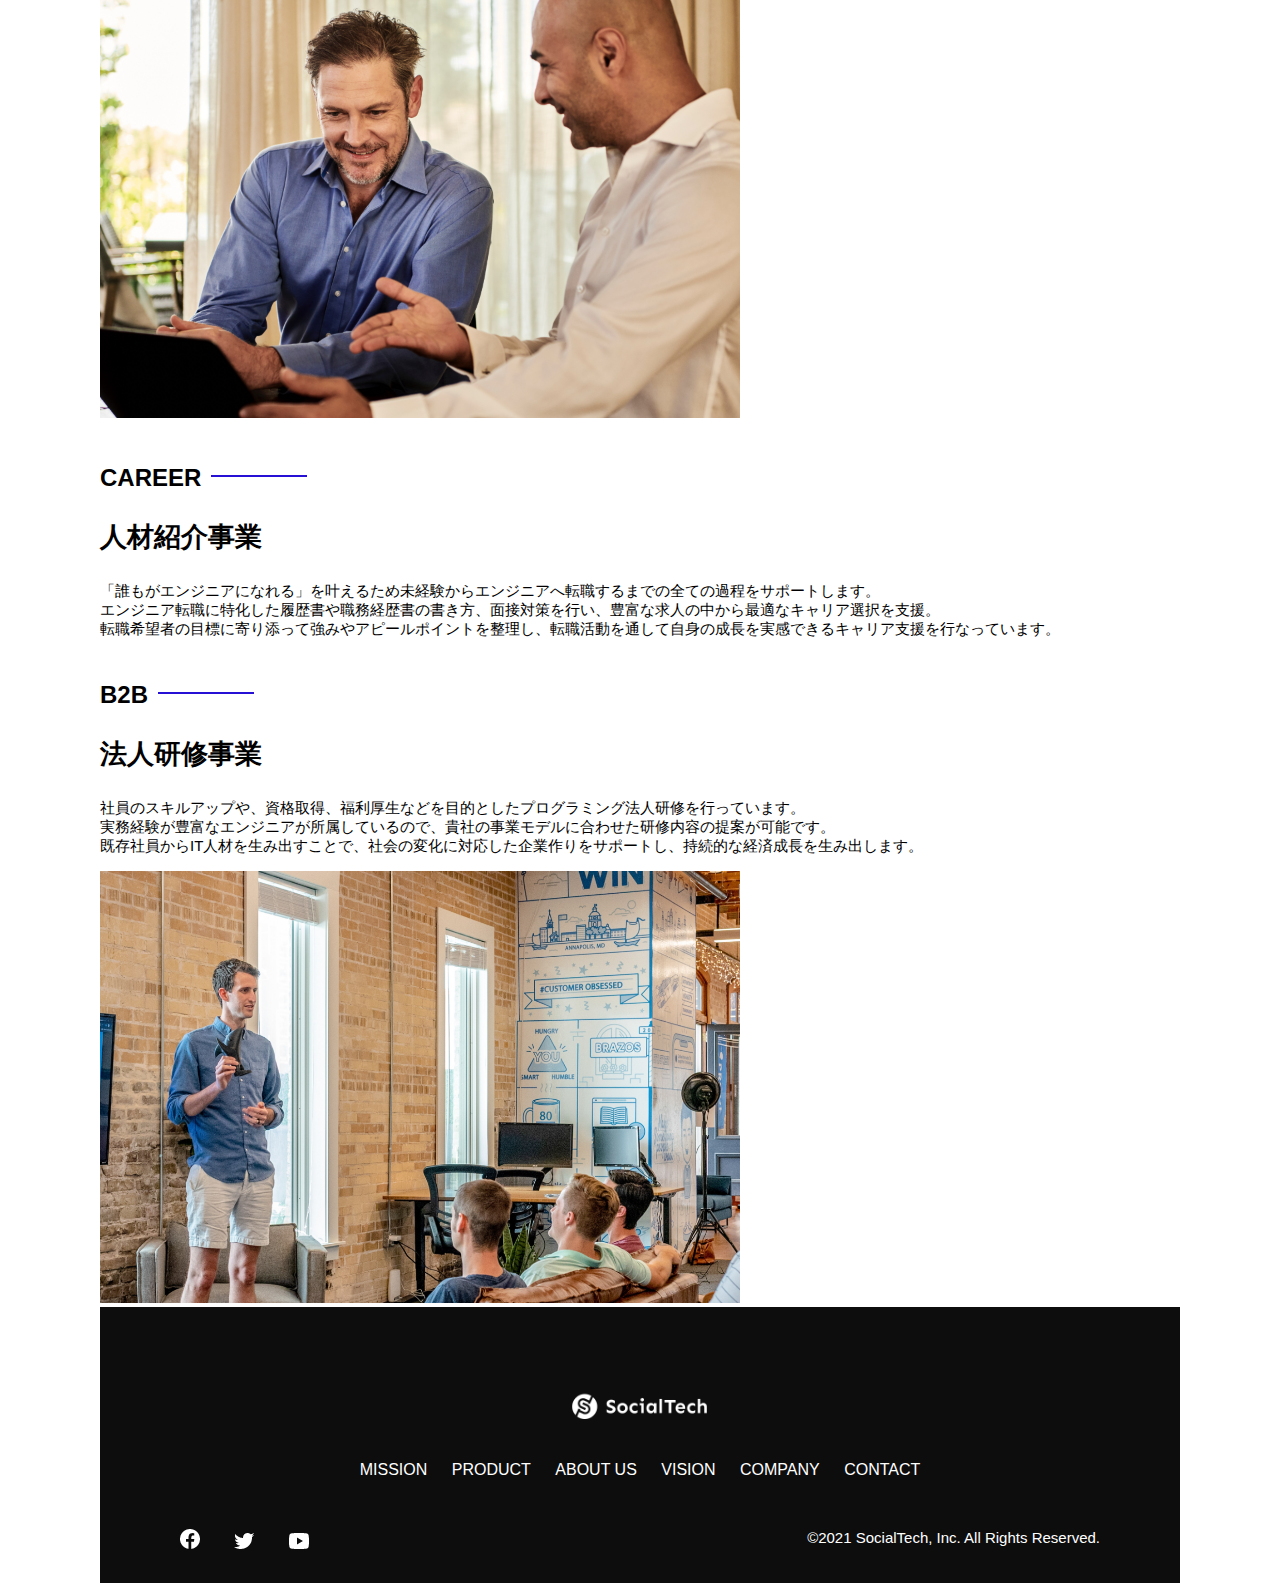
<file: docs/product.html>
<!DOCTYPE html>
<html>
  <head>
    <title></title>
   <title>SocialTech -PRODUCT プロダクト-</title>   
    <meta charset="utf-8">
    <meta name="description" content="">
   <meta name="description" content="SocialTechの4つのプロダクトを紹介します">   
    <meta name="viewport" content="width=device-width, initial-scale=1.0">
    <link rel="stylesheet" href="style.css">
  </head>

  <body>
    <!-- ヘッダー -->
    <header>
      <!-- ロゴ -->
      <a href="index.html" id="logo">
        <img src="images/logo.png" alt="トップページに戻る">
      </a>

      <!-- PC用ナビゲーション -->
      <nav id="nav-pc">
        <ul>
          <li><a href="mission.html">MISSION</a></li>
          <li><a href="product.html">PRODUCT</a></li>
          <li><a href="index.html#aboutus">ABOUT US</a></li>
          <li><a href="index.html#vision">VISION</a></li>
          <li><a href="index.html#company">COMPANY</a></li>
          <li><a href="index.html#contact">CONTACT</a></li>
        </ul>
      </nav>

      <!-- スマホ用メニューボタン -->
      <button id="menu-sp" onclick="document.getElementById('nav-sp').style.display = 'block'">
        <img src="images/button-menu.png" alt="ナビゲーションを開く">
      </button>

      <!-- スマホ用ナビゲーション -->
      <div id="nav-sp">
        <button id="close" onclick="document.getElementById('nav-sp').style.display = 'none'">
          <img src="images/button-close.png" alt="ナビゲーションを閉じる">
        </button>

        <nav>
          <ul>
            <li>
              <a id="logo-sp" href="index.html" onclick="document.getElementById('nav-sp').style.display = 'none'"><img src="images/logo-sp.png" alt="トップページに戻る"></a>
            </li>
            <li><a class="menu" href="mission.html" onclick="document.getElementById('nav-sp').style.display = 'none'">MISSION</a></li>
            <li><a class="menu" href="product.html" onclick="document.getElementById('nav-sp').style.display = 'none'">PRODUCT</a></li>
            <li><a class="menu" href="index.html#aboutus" onclick="document.getElementById('nav-sp').style.display = 'none'">ABOUT US</a></li>
            <li><a class="menu" href="index.html#vision" onclick="document.getElementById('nav-sp').style.display = 'none'">VISION</a></li>
            <li><a class="menu" href="index.html#company" onclick="document.getElementById('nav-sp').style.display = 'none'">COMPANY</a></li>
            <li><a class="menu" href="index.html#contact" onclick="document.getElementById('nav-sp').style.display = 'none'">CONTACT</a></li>
          </ul>
        </nav>
        <div id="sns">
          <a href="https://www.facebook.com/sejuku2013">
            <img src="images/button-facebook.png" alt="Facebookのリンク">
          </a>
          <a href="https://twitter.com/samuraijuku">
            <img src="images/button-twitter.png" alt="Twitterのリンク">
          </a>
          <a href="https://www.youtube.com/channel/UCCFOQO5aDK0xXam4cUQXT8g">
            <img src="images/button-youtube.png" alt="YouTubeのリンク">
          </a>
        </div>
      </div>
    </header>

    <main>
      <article>
          <section id="product-main">
           <div class="product-main-inner">
             <div id="product-title">
               <h1>PRODUCT<br><span>プロダクト</span></h1>
               <p>TOP > PRODUCT</p>
             </div>
           </div>
         </section>
          <section class="product-section product-section-left">
           <div class="product-section-img">
             <img src="images/product/product-mantoman.png" alt="PCでコードを書く男性">
           </div>
           <div class="product-read">
             <h2 class="product-h2">MAN TO MAN</h2>
             <h3 class="product-h3">プログラミング教育</h3>
             <p>
               2013年より日本で唯一の専属講師によるマンツーマンのプログラミングレッスンを開始。AI/人工知能コース・エンジニア転職コース・ウェブデザインコースを開設し、ICT教育全般のマンツーマン指導で誰もが生産的で働きがいのある職に付けるサポートをしています。 私たちは、創業当初からプログラミングを教えるのみならず、人生を変える手助けがしたい。という想いを大切にしてきました。<br>ITに強くなりたい、エンジニアになりたい、アプリを作りたい。そんな方々の想いを一緒に叶えるスクールでありたい。と考えています。<br>小中高生や女性、障害者向けのプログラムも用意し、質の高いICT教育をみんなに届けることで、貧困や不平等が無くなる社会を目指します。
             </p>
           </div>
         </section>
 
         <section class="product-section product-section-right">
           <div class="product-read">
             <h2 class="product-h2">MEDIA</h2>
             <h3 class="product-h3">プログラミング学習メディア</h3>
             <p>2015年より「SocialTech Blog」としてオウンドメディアを設立し、2020年現在月間600万PVの日本最大級のプログラミング学習サイトへと成長しました。<br>新たにYouTubeチャンネルも開設し、無料で挫折せずにプログラミングを学べることを目指して、各チャネルで学習情報をやさしく発信。<br>独学でエンジニアを目指す人には無料で良質な記事や動画コンテンツを提供し、短期間でキャリアチェンジしたい人はマンツーマンレッスンを選択できるよう、各々の要望に合わせた学習機会を創出しています。</p>
           </div>
           <div class="product-section-img">
             <img src="images/product/product-media.png" alt="スマートフォンを操作する人">
           </div>
         </section>
 
         <section class="product-section product-section-left">
           <div class="product-section-img">
             <img src="images/product/product-career.png" alt="笑顔で話し合う2人の男性">
           </div>
           <div class="product-read">
             <h2 class="product-h2">CAREER</h2>
             <h3 class="product-h3">人材紹介事業</h3>
             <p>「誰もがエンジニアになれる」を叶えるため未経験からエンジニアへ転職するまでの全ての過程をサポートします。<br>エンジニア転職に特化した履歴書や職務経歴書の書き方、面接対策を行い、豊富な求人の中から最適なキャリア選択を支援。<br>転職希望者の目標に寄り添って強みやアピールポイントを整理し、転職活動を通して自身の成長を実感できるキャリア支援を行なっています。<br></p>
           </div>
         </section>
 
         <section class="product-section product-section-right">
           <div class="product-read">
             <h2 class="product-h2">B2B</h2>
             <h3 class="product-h3">法人研修事業</h3>
             <p>社員のスキルアップや、資格取得、福利厚生などを目的としたプログラミング法人研修を行っています。<br>実務経験が豊富なエンジニアが所属しているので、貴社の事業モデルに合わせた研修内容の提案が可能です。<br>既存社員からIT人材を生み出すことで、社会の変化に対応した企業作りをサポートし、持続的な経済成長を生み出します。</p>
           </div>
           <div class="product-section-img">
             <img src="images/product/product-b2b.png" alt="講演中の男性とそれを聴く人々">
           </div>
         </section>        
         
      </article>
    </main>

    <footer>
      <div id="footer-logo">
        <img src="images/logo-sp.png" alt="SocialTech">
      </div>
      <div id="footer-link">
        <a href="mission.html">MISSION</a>
        <a href="product.html">PRODUCT</a>
        <a href="index.html#aboutus">ABOUT US</a>
        <a href="index.html#vision">VISION</a>
        <a href="index.html#company">COMPANY</a>
        <a href="index.html#contact">CONTACT</a>
      </div>
      <div id="sns-footer">
        <div class="sns-btns">
          <a href="https://www.facebook.com/sejuku2013"><img src="images/button-facebook.png" alt="Facebookのリンク"></a>
          <a href="https://twitter.com/samuraijuku"><img src="images/button-twitter.png" alt="Twitterのリンク"></a>
          <a href="https://www.youtube.com/channel/UCCFOQO5aDK0xXam4cUQXT8g"><img src="images/button-youtube.png" alt="YouTubeのリンク"></a>
        </div>
        <p id="copyright">&copy;2021 SocialTech, Inc. All Rights Reserved.</p>
      </div>
    </footer>
    
  </body>
</html>
</file>
<file: docs/style.css>
/* PC、スマホ共通スタイル */
* {
   box-sizing: border-box;
 }

p {
  font-size: 15px;
}
body {
   max-width: 1080px;
   margin: 0 auto 0 auto;
    font-family: "Source Sans Pro", "Hiragino Kaku Gothic ProN", Meiryo, Arial, sans-serif;
 }
 
 /* ヘッダー */
 header {
   display: flex;
   justify-content: space-between;
 }

 /* ナビゲーションのレイアウト */
 #nav-pc {
   font-size: 14px;
 }
 
 #nav-pc ul {
   display: flex;
   padding-left: 0;
 }
 
 #nav-pc li {
   list-style: none;
 }
 
 /* ナビゲーションのリンクの装飾設定 */
 #nav-pc a {
   text-decoration: none;
   margin-left: 20px;
   color: #0d0d0d;
 }
 
 #nav-pc a:hover {
   text-decoration: underline;
 }



 /* スマホ用ナビを非表示 */
  #nav-sp,
  #menu-sp {
    display: none;
  }

  /* メインビジュアル*/
 #main-visual {
   position: relative;
   height: 400px;
 }
 #main-message {
   position: absolute;
   top: 0;
   left: 0;
   font-size: 30px;
   background-color: #2710d5;
   color: #ffffff;
   border-radius: 0 0 476px 0;
   max-width: 620px;
   height: 100%;
   width: 100%;
   z-index: 11;
 }
 #main-message > h1 {
   font-size: 60px;
   margin: 100px 0 0 50px;
 }
 #main-message > p { 
   font-size: 28px;
   margin: 0 0 0 50px;
 }
 #main-visual > img {
   max-width: 620px;
   border-radius: 476px 0 0 0;
   position: absolute;
   top: 0;
   right: 0;
   z-index: 10;
 }

 /* 見出し */
 h2 {
   margin: 40px 0 0 0;
 }
 
 h2::after {
   content: url("images/line.png");
   margin-left: 10px;
 }
 
 h3 {
   font-size: 27px;
 }

 /* ミッション */
 #mission {
   margin: 80px auto 80px auto;
 }
 
 #mission-flex {
   display: flex;
 }

  #mission-flex > div {
   width: 50%;
   margin: 20px;
 }
 
 #mission-photo {
   width: 100%;
 }
 
 #s2dgs {
   margin-top: 50px;
   width: 100%;
 }




/* ミッション */
#mission {
  margin: 80px auto 80px auto;
}

#mission-flex {
  display: flex;
}

#mission-flex > div {
  width: 50%;
  margin: 20px;
}

#mission-photo {
  width: 100%;
}

#s2dgs {
  margin-top: 50px;
  width: 100%;
}

 /* プロダクト */
 #product {
   background-color: #fafafa;
   margin: 80px 0 80px 0;
   padding: 10px 40px 0px 40px;
 }
 
 /* 外枠 */
 #product .product-flex {
   margin-top: 40px;
   display: flex;
 }
 
 /* 左のカラム */
 #product-left {
   width: 50%;
   margin-right: 20px;
 }
 
 /* 右のカラム */
 #product-right {
   width: 50%;
   margin-left: 20px;
   margin-top: 80px;
 }
 
 /* 画像＋説明の枠 */
 #product-left > div {
   position: relative;
   height: 480px;
   margin-right: 20px;
 }
 #product-right > div {
   position: relative;
   height: 480px;
   margin-left: 20px;
 }


/* プロダクト */
#product {
  background-color: #fafafa;
  margin: 80px 0 80px 0;
  padding: 10px 40px 0px 40px;
}

/* 外枠 */
#product .product-flex {
  margin-top: 40px;
  display: flex;
}

/* 左のカラム */
#product-left {
  width: 50%;
  margin-right: 20px;
}

/* 右のカラム */
#product-right {
  width: 50%;
  margin-left: 20px;
  margin-top: 80px;
}

/* 画像＋説明の枠 */
#product-left > div {
  position: relative;
  height: 480px;
  margin-right: 20px;
}

#product-right > div {
  position: relative;
  height: 480px;
  margin-left: 20px;
}

 /* 画像 */
 .product-photo {
   width: 100%;
 }


/* プロダクト */
#product {
  background-color: #fafafa;
  margin: 80px 0 80px 0;
  padding: 10px 40px 0px 40px;
}

/* 外枠 */
#product .product-flex {
  margin-top: 40px;
  display: flex;
}

/* 左のカラム */
#product-left {
  width: 50%;
  margin-right: 20px;
}

/* 右のカラム */
#product-right {
  width: 50%;
  margin-left: 20px;
  margin-top: 80px;
}

/* 画像＋説明の枠 */
#product-left > div {
  position: relative;
  height: 480px;
  margin-right: 20px;
}

#product-right > div {
  position: relative;
  height: 480px;
  margin-left: 20px;
}

/* 画像*/
.product-photo {
  width: 100%;
}

 /* 説明文の枠 */
 .product-explain {
   background-color: #ffffff;
   position: absolute;
   left: 0;
   bottom: 50px;
   margin: 0 40px 0 40px;
   padding: 20px;
   box-shadow: 5px 5px 10px rgba(0, 0, 0, 0.05);
 }
 
 /* 説明文の英語 */
 .product-explain > span {
   color: #2710d5;
   font-weight: bold;
   font-size: 16px;
   margin: 0;
 }
 
 /* 説明文の見出し */
 .product-explain > h3 {
   margin: 5px 0 5px 0;
 }
 
 /* 説明文 */
 .product-explain > p {
   font-size: 14px;
   margin: 0;
 }
 
 /* もっと見るボタン */
 #product-more {
   text-align: center;
 }
 
 #product-more a {
   position: relative;
   bottom: -42px;
 }

  /* ABOUT US */
 #aboutus {
   margin: 80px auto 80px auto;
 }
 
 /* 3つの組織文化と画像を入れる枠 */
 #aboutus > div {
   display: flex;
 }

  /* 画像 */
 .culture-img {
   width: 50%;
   align-self: flex-start;
 }
 
 .culture-img2 {
   margin-top: 50px;
   width: 100%;
 }

  /* 3つの組織文化の表 */
 .culture-table {
   margin-right: 50px;
 }


/* ABOUT US */
#aboutus {
  margin: 80px auto 80px auto;
}

/* ３つの組織文化と写真を入れる枠 */
#aboutus > div {
  display: flex;
}

/* 画像 */
.culture-img {
  width: 50%;
  align-self: flex-start;
}

.culture-img2 {
  margin-top: 50px;
  width: 100%;
}

/* 3つの組織文化の表 */
.culture-table {
  margin-right: 50px;
}

 /* 番号 */
 .culture-num {
   font-size: 80px;
   color: #2710d5;
   padding: 0 20px 0 0;
 }

 /* 見出し */
 .culture-table th {
   text-align: left;
   font-size: 28px;
   font-weight: bold;
 }

 /* 組織文化英語 */
 .culture-en {
   color: #2710d5;
   font-size: 24px;
 }

 /* 説明文 */
 .culture-description {
   margin: 0;
 }

  /* ビジョン */
 #vision {
   margin: 80px auto 80px auto;
 }
 
 /* セクション内の外枠*/
 #vision > div {
   display: flex;
   justify-content: space-between;
   flex-wrap: wrap;
 }
 
 /*7つの行動指針の枠*/
 .vision-box {
   width: 300px;
   height: 300px;
   margin-bottom: 30px;
   position: relative;
 }

  .vision-box > img {
   width: 100%;
   position: relative;
   z-index: 30;
 }
 
 .vision-box > div {
   position: absolute;
   top: 0;
   left: 0;
   z-index: 31;
   margin-right: 20px;
 }
 
 .vision-box > div > h4 {
   color: #2710d5;
   font-size: 19px;
   margin: 80px 0 0 0;
 }
 
 .vision-box > div > h4::first-letter {
   font-size: 40px;
 }
 
 .vision-box > div > h5 {
   font-size: 20px;
   margin: 0 0 0 0;
 }
 
 .vision-box > div > p {
   margin: 10px 0 0 0;
 }

  /* 会社概要 */
 #company {
   margin: 80px auto 80px auto;
 }

 #company-table {
   width: 100%;
 }
 
 .tableheader {
   text-align: left;
   padding: 20px;
   border-bottom-color: #2710d5;
   border-bottom-width: 1px;
   border-bottom-style: solid;
   width: 100px;
 }
 
 .tableheader-first {
   border-top-color: #2710d5;
   border-top-width: 1px;
   border-top-style: solid;
 }
 
 .cell {
   padding: 30px;
   border-bottom-color: #ececec;
   border-bottom-width: 1px;
   border-bottom-style: solid;
 }
 
 .cell-first {
   border-top-color: #ececec;
   border-top-width: 1px;
   border-top-style: solid;
 }

 #company > iframe {
   width: 100%;
   height: 368px;
   margin-top: 40px;
 }

  /* お問い合わせ */
 #contact {
   margin: 80px auto 80px auto;
 }
 
 /* 外枠 */
 #contact > form > div {
   display: flex;
   flex-direction: row;
   flex-wrap: wrap;
   padding-bottom: 30px;
 }

  /* 左列の見出し */
 .contact-heading {
   width: 240px;
   align-self: center;
 }
 /* 見出しのラベル */
 .contact-label {
   font-weight: bold;
 }
 /* 必須 */
 .contact-span {
   color: #ce2222;
   margin: 0 0 0 20px;
   font-weight: bold;
 }

 /* テキストボックス */
 .contact-textbox {
   border-top: 0px;
   border-left: 0px;
   border-right: 0px;
   border-bottom-width: 1px;
   border-bottom-color: #707070;
   border-style: solid;
   background-color: #fafafa;
   width: 400px;
   height: 56px;
 }
 
 /* お問い合わせ内容のテキストエリア */
 .contact-textarea {
   border-top: 0px;
   border-left: 0px;
   border-right: 0px;
   border-bottom-width: 1px;
   border-bottom-color: #707070;
   background-color: #fafafa;
   width: 400px;
   height: 200px;
}

 /* テキストボックス */
 .contact-textbox {
   border-top: 0px;
   border-left: 0px;
   border-right: 0px;
   border-bottom-width: 1px;
   border-bottom-color: #707070;
   border-style: solid;
   background-color: #fafafa;
   width: 400px;
   height: 56px;
 }
 
 /* お問い合わせ内容のテキストエリア */
 .contact-textarea {
   border-top: 0px;
   border-left: 0px;
   border-right: 0px;
   border-bottom-width: 1px;
   border-bottom-color: #707070;
   background-color: #fafafa;
   width: 400px;
   height: 200px;
}

/* 個人情報の取り扱い */
 #contact dt {
   font-weight: bold;
 }
 
 #contact dd {
   margin: 0 0 16px 0;
 }
 
 #contact dd p {
   margin: 0;
 }
 
 #contact dd ul {
   padding-left: 0;
 }
 
 #contact dd li {
   margin-bottom: 0;
   list-style: none;
 }

  /* フッター */
 footer {
   background-color: #0d0d0d;
   text-align: center;
   padding: 80px 80px 30px 80px;
 }
 
 #footer-logo {
   margin-bottom: 30px;
 }

  #footer-link {
   margin-bottom: 50px;
 }
 
 #footer-link > a {
   text-decoration: none;
   margin: 10px;
   color: #ffffff;
 }
 
 #footer-link > a:hover {
   text-decoration: underline;
 }

  #sns-footer {
   display: flex;
   justify-content: space-between;
   text-align: left;
 }
 
 #sns-footer a {
   margin-right: 30px;
 }
 
 #copyright {
   color: #ffffff;
   margin: 0;
 }


  /* mission.html用スタイル */
 /* ミッションのメインビジュアル */
 .mission-main-inner {
   background-image: url("images/mission/mission-main.png");
   background-repeat: no-repeat;
   background-position-y: center;
 }
 
 #mission-title {
   background-color: #2710d5;
   width: 368px;
   color: #ffffff;
   height: 496px;
   border-radius: 0 248px 248px 0;
   position: relative;
 }
 
 #mission-title h1 {
   position: absolute;
   top: 0;
   left: 100px;
   font-size: 80px;
   line-height: 1;
 }
 
 #mission-title h1 span {
   font-size: 26px;
 }
 
 #mission-title > p {
   position: absolute;
   top: 350px;
   left: 100px;
   font-size: 16px;
 }

  /* ミッションページ　S2DGSの設定 */
 #mission-s2dgs {
   padding: 20px;
 }
 
 .mission-h2 {
   color: #2710d5;
   font-size: 40px;
 }
 
 .mission-h2::after {
   content: none;
 }

  /* ミッションページ　5つのゴールの設定 */
 #mission-five-goals {
   padding: 20px;
   display: flex;
 }
 
 #mission-five-goals .five-goals-image {
   width: 30%;
   padding: 20px;
 }
 
 #mission-five-goals .five-goals-image img {
   width: 100%;
 }
 
 #mission-five-goals .five-goals-read {
   width: 70%;
   padding: 20px;
 }
 
 #mission-five-goals .five-goals-read > div {
   margin-bottom: 40px;
 }
 
 .fivegoals-image-right {
   float: right;
   margin: 20px;
 }
 
 .fivegoals-image-left {
   float: left;
   margin: 20px;
 }
 
 .fivegoals-number {
   color: #2710d5;
   font-size: 48px;
   font-weight: bold;
   margin: 0;
 }
 
 .fivegoals-h3 {
   font-size: 28px;
   margin: 0;
 }
 
 .fivegoals-p {
   margin: 0;
 }



/*====================
  スマートフォン用のスタイル
 =====================*/
 @media screen and (max-width: 767px){
   /* PC用ナビゲーション非表示 */
   #nav-pc {
     display: none;
   }
 
   /* ハンバーガーメニュー */
   #menu-sp {
     display: block;
     background-color: transparent;
     float: right;
     padding: 0;
     border: none;
   }
 
   /* スマホ用ナビゲーションの表示切替*/
   /* 初期状態、レイアウトと非表示設定 */
   #nav-sp {
    position: fixed;
    top: 0;
    right: 0;
    width: 80%;
    height: 100%;
    background: white;
    display: none;
    z-index: 1000;
  }

      /* ×ボタン */
   #close {
     position: absolute;
     top: 20px;
     right: 20px;
     background-color: transparent;
     border: none;
   }
 
   #nav-sp nav ul {
     padding-left: 0;
   }
 
   #nav-sp nav li {
     list-style: none;
   }
 
   /* ナビゲーションメニュー用ロゴ */
   #logo-sp {
     margin: 80px 0 30px 20px;
   } 

  /* ナビゲーションのリンクの装飾設定 */
  #nav-sp nav a {
    display: block;
    color: #ffffff;
  }
 
  #nav-sp nav a:hover {
     text-decoration: underline;
   }
 
   #nav-sp .menu {
     text-decoration: none;
     margin: 0 20px 0 20px;
     height: 44px;
     font-size: 16px;
     background-image: url("images/arrow.png");
     background-repeat: no-repeat;
     background-position: right top;
   } 
   
  #sns {
    position: absolute;
    bottom: 20px;
    left: 20px;
  }

  #sns > a {
    margin-right: 30px;
  }

   /* メインビジュアル */
   #main-visual {
     position: relative;
     height: 470px;
   }
 
   #main-visual > div {
     text-align: center;
     height: 280px;
   }
 
   #main-visual h1 {
     font-size: 28px;
     margin: 90px 0 0 0;
   }
 
   #main-visual > div > p {
     margin: 0;
     font-size: 15px;
   }
 
   #main-visual > img {
     width: 100%;
     border-radius: 476px 0 0 0;
     top: auto;
     bottom: 0;
   }

     /*見出し*/
   h2 {
     margin: 15px 0 15px 0;
   }
   
   h3 {
     font-size: 24px;
     margin: 10px 0 0 0;
   }

     /* ミッション */
   #mission {
     margin: 20px 0 20px 0;
     padding: 0 20px 0 20px;
   }
 
   #mission-flex {
     flex-direction: column;
   }
 
   #mission-flex > div {
   width: 100%;
   margin: 0;
 }

  /* プロダクト */
    #product {
      margin: 0;
      padding: 10px 20px 0 20px;
    }
  
    /* 外枠 */
    #product .product-flex {
      flex-direction: column;
      margin-top: 0;
    }
  
    /* 左右のカラム　スマホでは縦並び */
    #product-left,
    #product-right {
      width: 100%;
      margin: 0;
    }

  /*  画像＋説明の枠 */
   #product-left > div,
   #product-right > div {
     height: auto;
     margin: 0;
   }
 
   /* 説明文の枠 */
   .product-explain {
     position: relative;
     margin: 0;
   }
 
   .product-explain > h3 {
     margin: 10px 0 10px 0;
     font-size: 24px;
   }
 
  /* もっと見るボタン */
    #product-more {
      text-align: left;
    }
    
    /* ABOUT US */
   #aboutus {
     margin: 80px 20px 80px 20px;
   }
 
   #aboutus > div {
     flex-direction: column;
  }
 
   .culture-table th {
     font-size: 16px;
   }
 
   .culture-table {
     margin-right: 0;
     padding-right: 20px;
     order: 2;
   }
 
   .culture-img {
     width: 100%;
     order: 1;
   }
 
   .culture-img2 {
     margin-top: 0;
   }
 
   .culture-num {
     padding: 0;
   }
 
   .culture-description {
     margin: 0;
   }
   
   /* ビジョン */
   #vision {
     margin: 80px 20px 80px 20px;
   }
 
   .vision-box > img {
     position: absolute;
     top: 0;
     left: 0;
   }
 
   .vision-box > div > h4 {
     margin: 60px 0 0 0;
   }
   
   /*会社概要*/
   #company {
     margin: 0 20px 0 20px;
   }
 
   #company > h3 {
     margin-bottom: 20px;
   }

  .tableheader {
     width: 50px;
   }
 
   .cell {
     padding: 20px;
   }
 
   #company > iframe {
     height: 240px;
   } 
   
   /* お問い合わせ */
   #contact {
     margin: 80px 20px 80px 20px;
   }
 
   #contact > h3 {
     margin-bottom: 20px;
   }
 
   #contact > form > div {
     flex-direction: column;
     margin-bottom: 20px;
   }
 
   .contact-heading {
     align-self: auto;
     margin-bottom: 20px;
   }

  .contact-textbox {
     min-width: 300px;
     width: 100%;
   }
 
   .contact-textarea {
     height: 150px;
     width: 100%;
   }
 
   .radiobutton {
     margin-bottom: 20px;
   } 
   
   /* フッター */
   footer {
     padding: 30px 20px 50px 20px;
     text-align: left;
   }
 
   #footer-link > a {
     margin: 0 20px 30px 0;
     display: block;
     background-image: url("images/arrow.png");
     background-repeat: no-repeat;
     background-position: right top;
   }
 
   #footer-link > a:hover {
     text-decoration: underline;
   }
 
   #sns-footer {
     flex-direction: column;
     justify-content: flex-start;
   }
 
   #copyright {
     font-size: 12px;
     margin-top: 30px;
   }

  /* mission.html用スタイル */
   /* ミッションのメインビジュアル */
   #mission-main {
     height: 256px;
     margin-top: 4%;
     position: relative;
   }
 
   .mission-main-inner {
     height: 80%;
     background-size: cover;
   }
 
   #mission-title {
     width: 136px;
     height: 256px;
     position: absolute;
     top: -10%;
   }
 
   #mission-title h1 {
     left: 20px;
     font-size: 40px;
   }
 
   #mission-title h1 span {
     font-size: 18px;
   }
 
   #mission-title > p {
     top: 180px;
     left: 20px;
     font-size: 13px;
   }
   
 /* ミッションページ　S2DGSの設定 */
    .mission-h2 {
      font-size: 38px;
      margin: 0px;
    }
  
    .mission-h2::after {
      content: none;
    }
  
    #mission-s2dgs > img {
      width: 100%;
    }
    
  /* ミッションページ　5つのゴールの設定 */
   #mission-five-goals {
     flex-direction: column;
   }
 
   #mission-five-goals > div {
     padding: 0;
   }
 
   #mission-five-goals .five-goals-image,
   #mission-five-goals .five-goals-read {
     width: 100%;
     padding: 0;
   }
 
   #mission-five-goals .five-goals-read > div {
     display: flex;
     flex-direction: column;
   }
 
 .fivegoals-image-right,
 .fivegoals-image-left {
    align-self: center;
  }
 .fivegoals-image-right {
  float: right;
  margin: 20px;
}

.fivegoals-image-left {
  float: left;
  margin: 20px;
}

.fivegoals-number {
  color: #2710d5;
  font-size: 48px;
  font-weight: bold;
  margin: 0;
}

.fivegoals-h3 {
  font-size: 28px;
  margin: 0;
}

.fivegoals-p {
  margin: 0;
}
  /* プロダクトページ */
   #product-main {
     height: 256px;
     margin-top: 4%;
     position: relative;
   }
 
   .product-main-inner {
     height: 80%;
     background-size: cover;
   }
 
   #product-title {
     width: 136px;
     height: 256px;
     position: absolute;
     top: -10%;
   }
   
   #product-title h1 {
     left: 20px;
     font-size: 40px;
   }
 
   #product-title h1 span {
     font-size: 18px;
   }
 
   #product-title > p {
     top: 180px;
     left: 20px;
     font-size: 13px;
   }
   
      /* セクション */
   .product-section {
     flex-direction: column;
   }
 
   .product-section .product-section-img {
     width: 100%;
   }
   
   .product-section .product-section-img img {
     width: 100%;
     padding: 0;
   }
 
   /* 左が画像のセクション*/
   .product-section-left .product-section-img img {
     border-radius: 0 300px 0 0;
   }
 
   .product-section-left .product-read {
     width: 100%;
     flex-grow: 1;
   }
 
   /* 右が画像のセクション*/
   .product-section-right .product-section-img img {
     order: 1;
     border-radius: 300px 0 0 0;
   }
 
   .product-section-right .product-read {
     order: 2;
     width: 100%;
   }
   
 /* プロダクトページ */
 .product-main-inner {
   background-image: url("images/product/product-main.png");
   background-repeat: no-repeat;
   background-position-y: center;
 }
 
 #product-title {
   background-color: #2710d5;
   width: 368px;
   color: #ffffff;
   height: 496px;
   border-radius: 0 248px 248px 0;
   position: relative;
 }
 
 #product-title h1 {
   position: absolute;
   top: 0;
   left: 100px;
   font-size: 80px;
   line-height: 1;
 }
 
 #product-title h1 span {
   font-size: 26px;
 }
 
 #product-title > p {
   position: absolute;
   top: 350px;
   left: 100px;
   font-size: 16px;
 }

}
</file>
<file: html-css-kadai_013/style.css>
/* PC、スマホ共通スタイル */
body {
  font-family: "Source Sans Pro", "Hiragino Kaku Gothic ProN", Meiryo, Arial, sans-serif;
}

p {
  font-size: 15px;
}

#main-visual > img {
  width: 100%;
}

/*================
PC用のスタイル 
=================*/
@media screen and (min-width: 768px) {
  /* 横幅設定 */
  body {
    max-width: 1080px;
    min-width: 960px;
    margin: 0 auto;
  }

  /* ヘッダー */
  header {
    display: flex;
    justify-content: space-between;
    align-items: center;
    padding: 0 20px;
  }

  #logo {
    /* ロゴの位置調整 */
  }

  #nav-pc {
    text-align: right;
    font-size: 14px;
    display: flex;
    gap: 20px; /* 各リンクの間にスペース */
    margin-left: auto; /* 右端に配置 */
  }

  #nav-pc > a {
    text-decoration: none;
  }

  #nav-pc > a:link,
  #nav-pc > a:visited {
    color: #0d0d0d;
  }

  #nav-pc > a:hover {
    color: #0d0d0d;
    text-decoration: underline;
  }

  #nav-pc > a:active {
    color: #0d0d0d;
  }

  #menu-sp {
    display: none; /* PC表示時はハンバーガーメニューを非表示に */
  }

  #nav-sp {
    display: none; /* PC表示時はスマホ用ナビゲーションを非表示に */
  }
}

/* スマホ用のスタイル */
@media screen and (max-width: 767px) {
  body {
    min-width: 375px;
    margin: 0;
  }

  header {
    display: flex;
    justify-content: space-between;
    align-items: center;
  }

  #nav-pc {
    display: none; /* スマホ表示時はPC用ナビゲーションを非表示に */
  }

  #menu-sp {
    display: block; /* スマホ表示時はハンバーガーメニューを表示 */
    margin-right: 20px;
  }

  #nav-sp {
    background-color: #ce933e;
    position: fixed;
    left: 0;
    top: 0;
    height: 100%;
    width: 100%;
    display: none;
    z-index: 100;
  }

  #close {
    position: absolute;
    top: 20px;
    right: 20px;
  }

  #logo-sp {
    margin: 80px 0 30px 20px;
  }

  #nav-sp > a {
    display: block;
  }

  #nav-sp > a:link,
  #nav-sp > a:visited {
    color: #ffffff;
  }

  #nav-sp > a:hover {
    color: #ffffff;
    text-decoration: underline;
  }

  #nav-sp > a:active {
    color: #ffffff;
  }

  #nav-sp > .menu {
    text-decoration: none;
    display: block;
    margin: 20px;
    font-size: 16px;
  }
}
</file>
